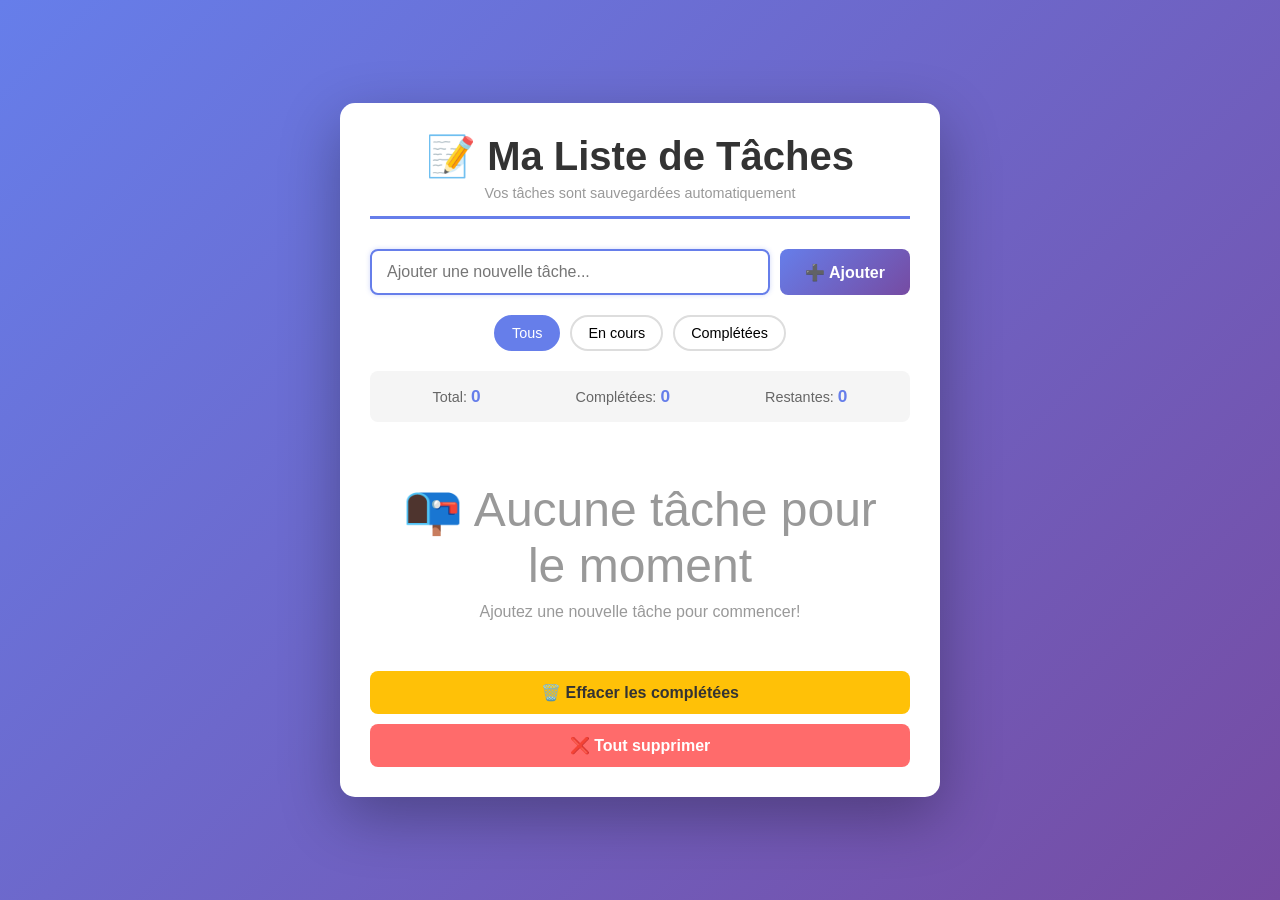
<file: todo/index.html>
<!DOCTYPE html>
<html lang="fr">
<head>
    <meta charset="UTF-8">
    <meta name="viewport" content="width=device-width, initial-scale=1.0">
    <title>Ma Liste de Tâches - To-Do App</title>
    <link rel="stylesheet" href="style.css">
</head>
<body>
    <div class="container">
        <header>
            <h1>📝 Ma Liste de Tâches</h1>
            <p class="subtitle">Vos tâches sont sauvegardées automatiquement</p>
        </header>

        <div class="input-section">
            <input 
                type="text" 
                id="todoInput" 
                placeholder="Ajouter une nouvelle tâche..."
                autocomplete="off"
            >
            <button id="addBtn" class="add-btn">➕ Ajouter</button>
        </div>

        <div class="filter-buttons">
            <button class="filter-btn active" data-filter="all">Tous</button>
            <button class="filter-btn" data-filter="active">En cours</button>
            <button class="filter-btn" data-filter="completed">Complétées</button>
        </div>

        <div class="stats">
            <span>Total: <strong id="totalCount">0</strong></span>
            <span>Complétées: <strong id="completedCount">0</strong></span>
            <span>Restantes: <strong id="remainingCount">0</strong></span>
        </div>

        <ul id="todoList" class="todo-list"></ul>

        <div class="empty-state" id="emptyState">
            <p>📭 Aucune tâche pour le moment</p>
            <p>Ajoutez une nouvelle tâche pour commencer!</p>
        </div>

        <button id="clearBtn" class="clear-btn">🗑️ Effacer les complétées</button>
        <button id="deleteAllBtn" class="delete-all-btn">❌ Tout supprimer</button>
    </div>

    <script src="script.js"></script>
</body>
</html>
</file>
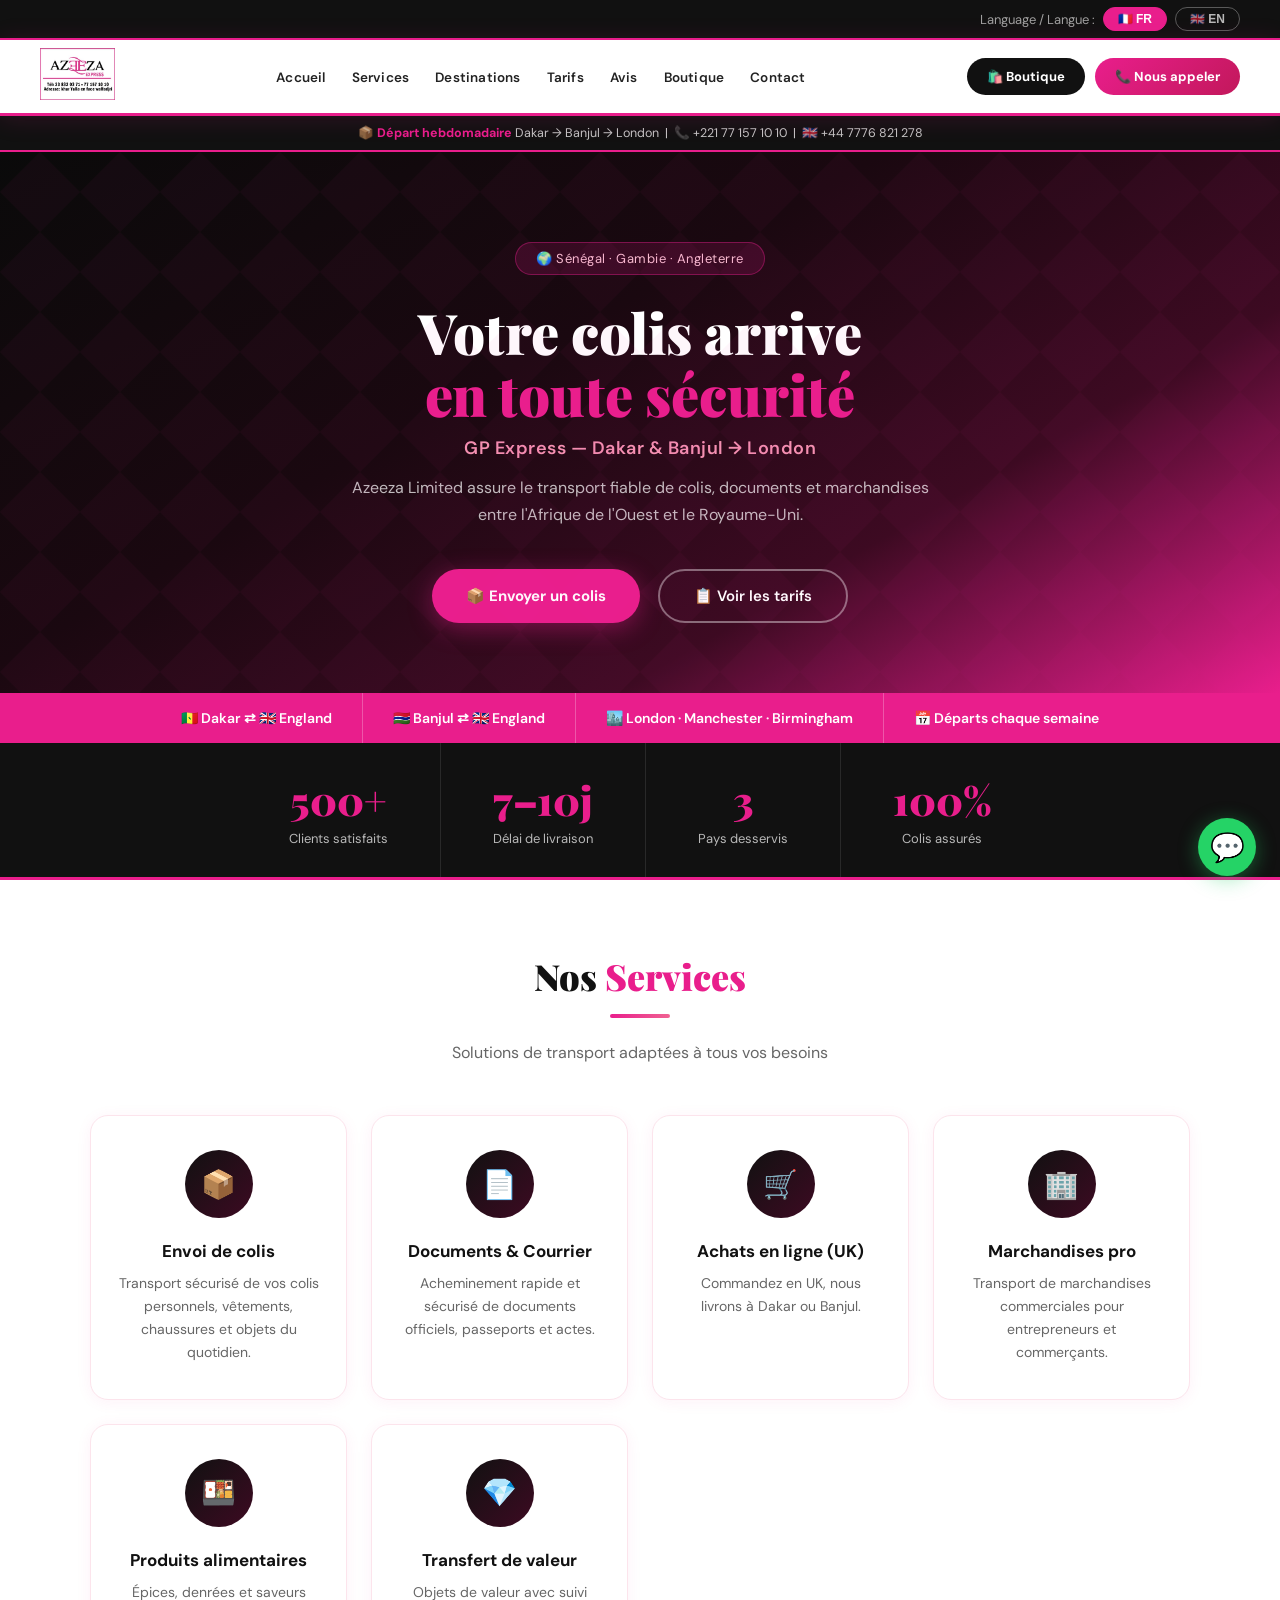
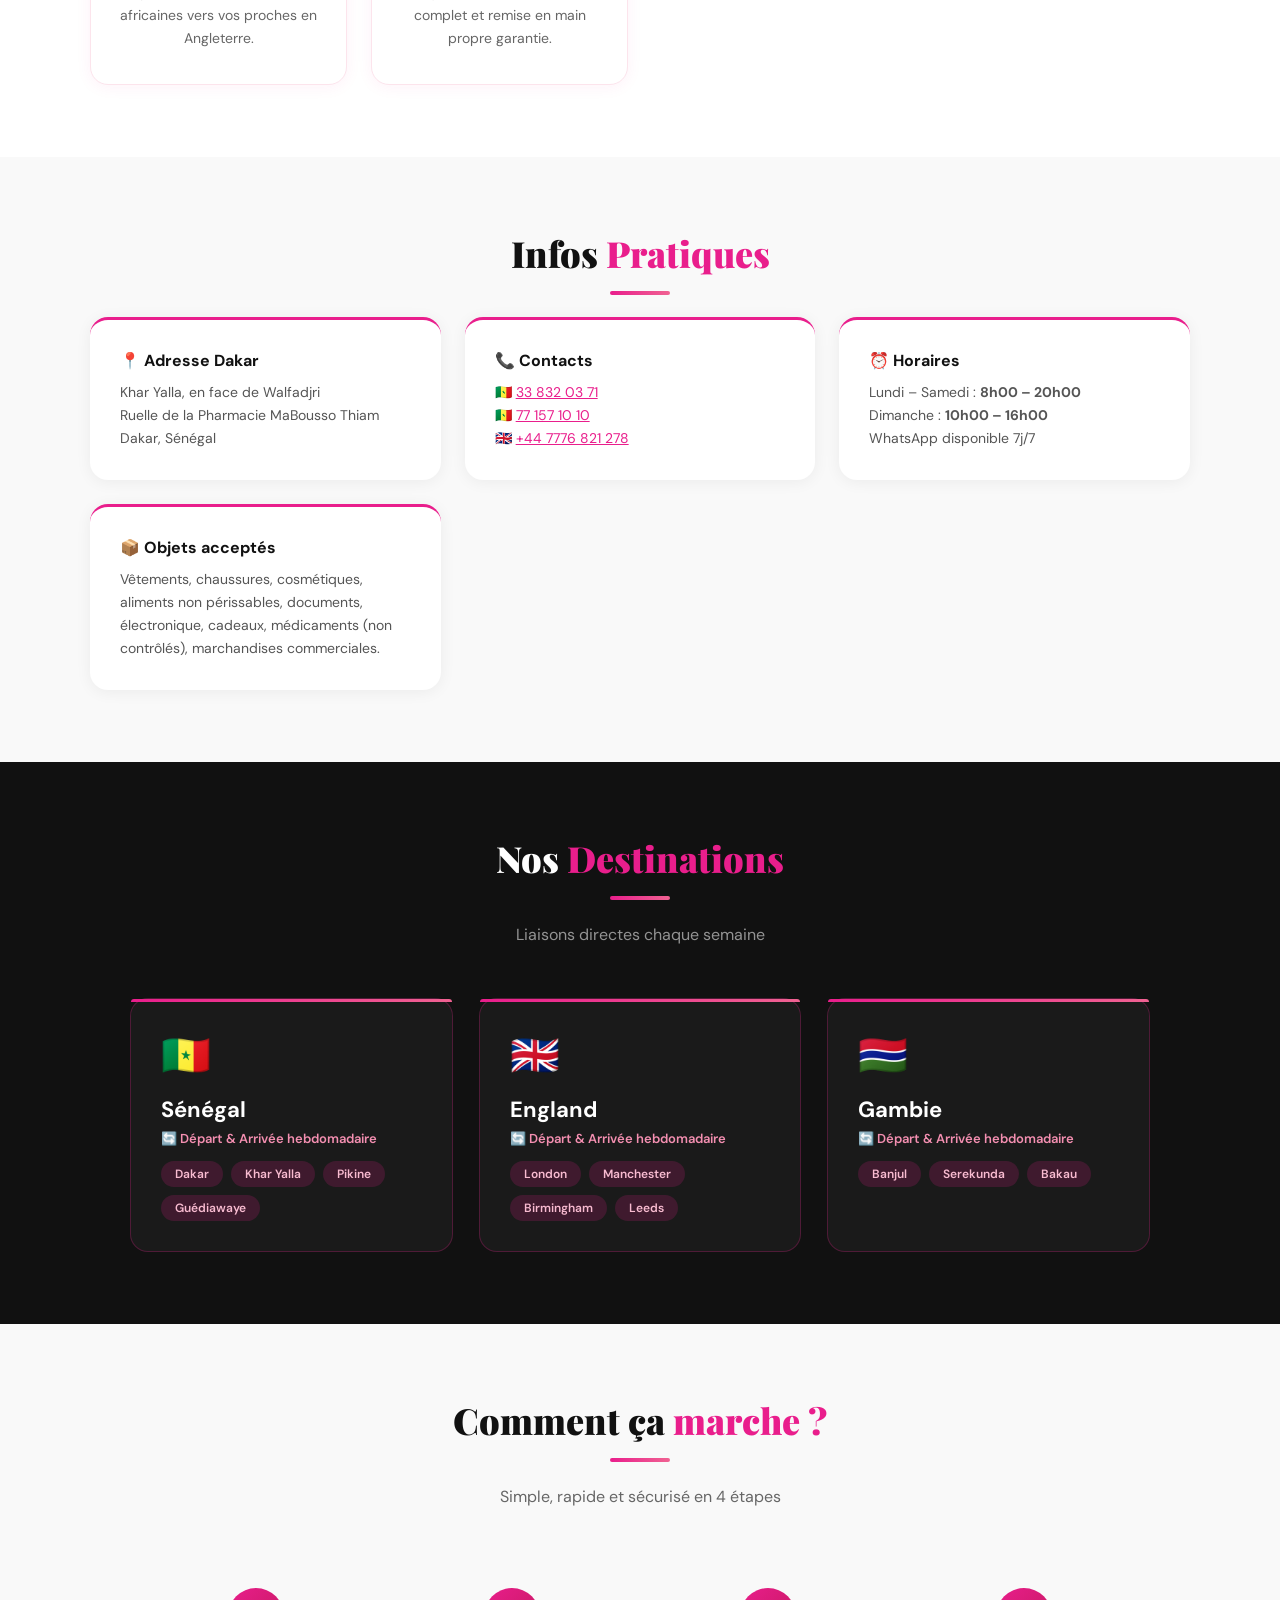
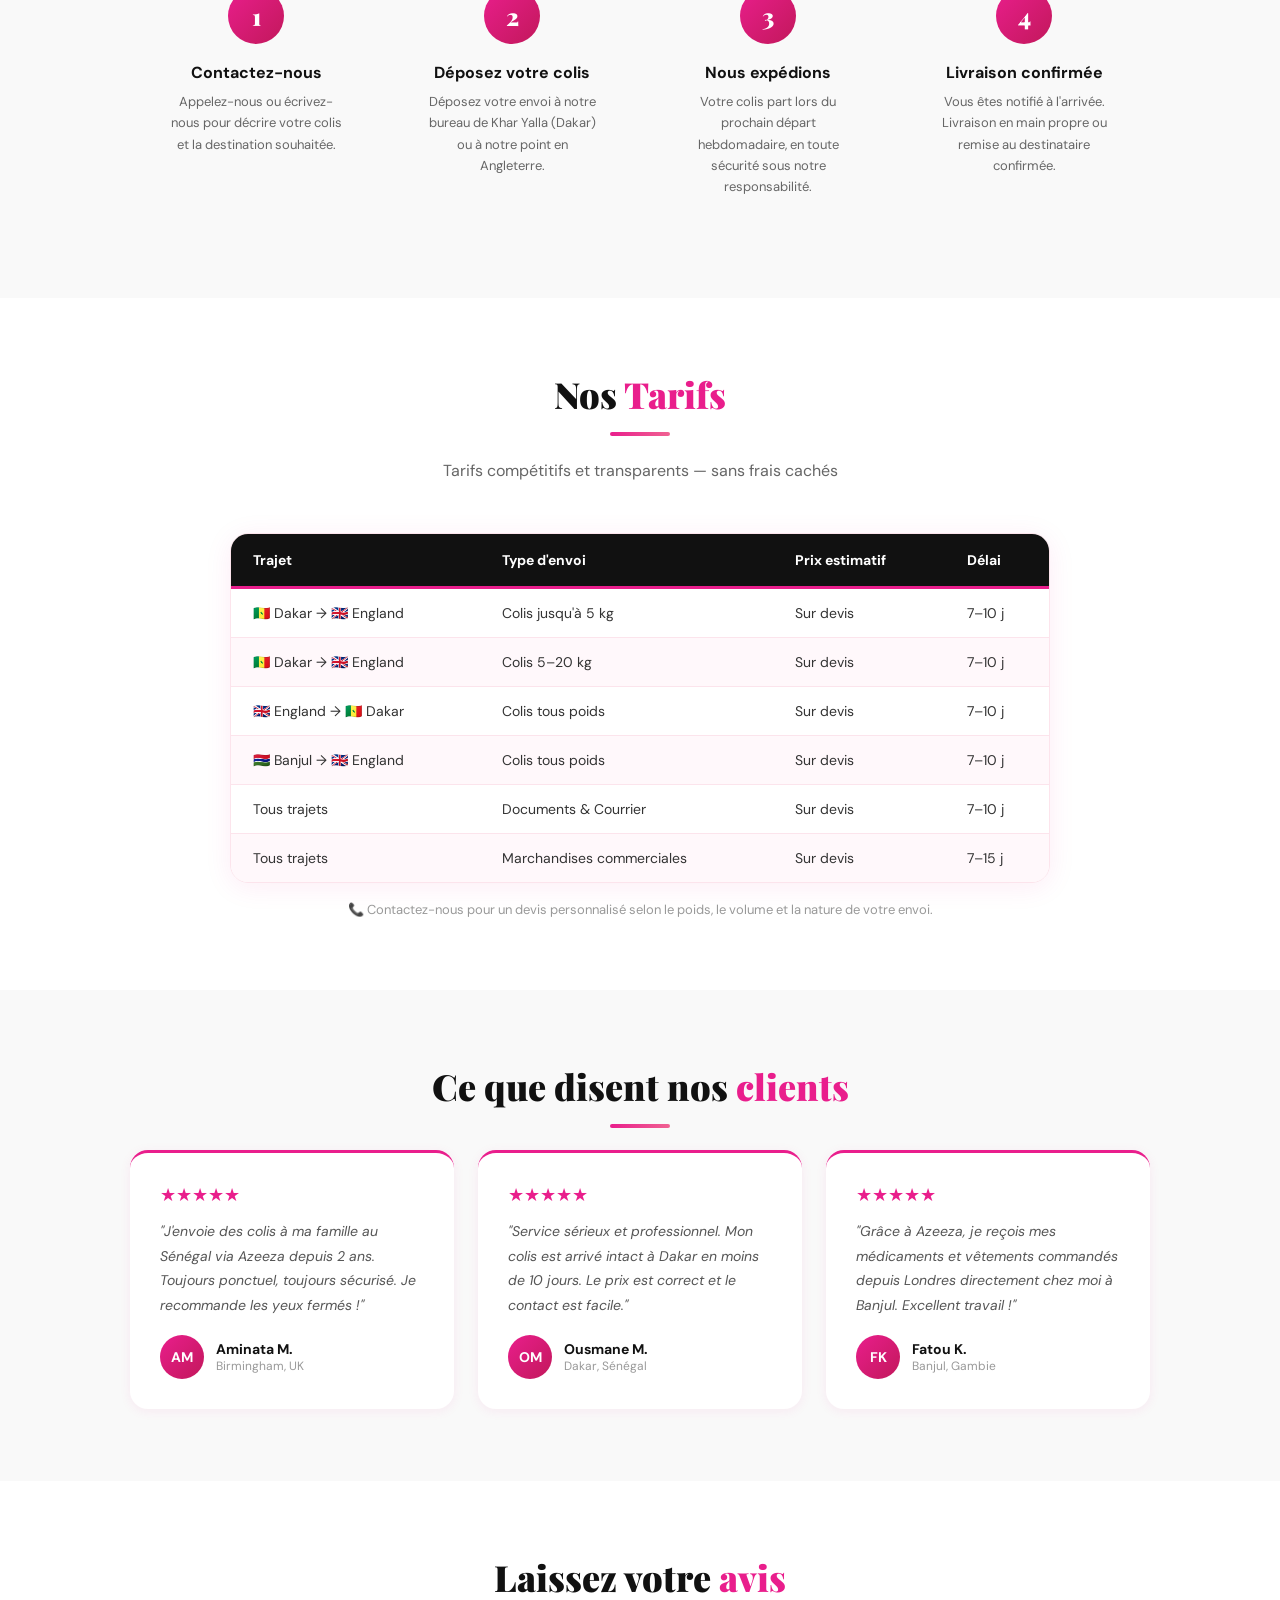
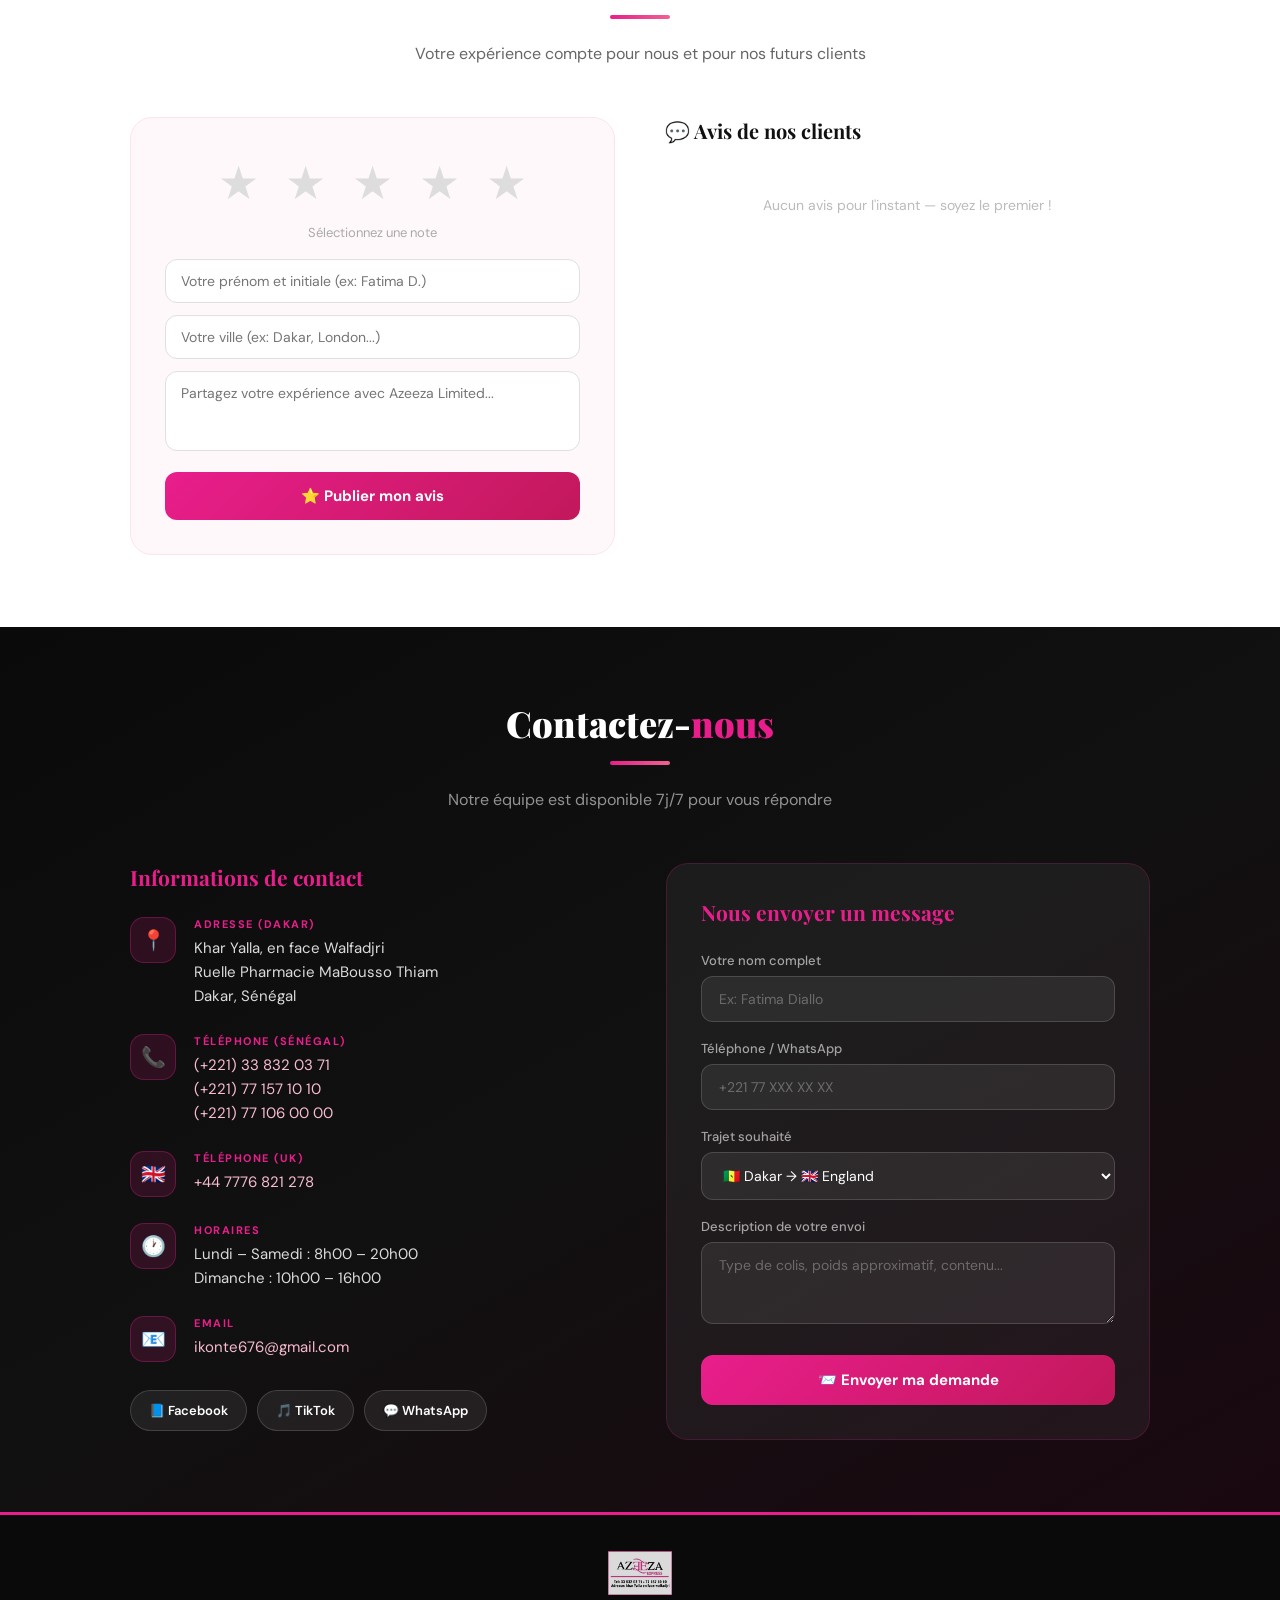
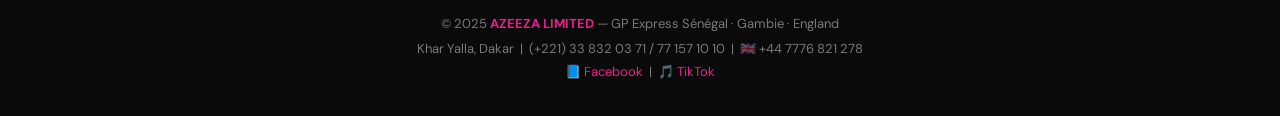
<file: Azeeza_Limited_Express (1).html>
<!DOCTYPE html>
<html lang="fr">
<head>
<meta charset="UTF-8">
<meta name="viewport" content="width=device-width, initial-scale=1.0">
<title>Azeeza Limited Express — GP Dakar · Banjul · London</title>
<link href="https://fonts.googleapis.com/css2?family=Playfair+Display:wght@700;900&family=DM+Sans:wght@400;500;600;700&display=swap" rel="stylesheet">
<style>
*{margin:0;padding:0;box-sizing:border-box;}
:root{
  /* === COULEURS GP EXPRESS (Logo 2 : rose + noir + blanc) === */
  --pink:#E91E8C;
  --pink-dark:#c2185b;
  --pink-light:#fce4ec;
  --pink-pale:#fff8fb;

  /* === COULEURS BOUTIQUE FASHION (Logo 1 : rose + violet indigo) === */
  --indigo:#3D3A8C;
  --indigo-dark:#2a2870;
  --indigo-mid:#5451b0;
  --indigo-light:#ededf8;
  --indigo-pale:#f4f4fc;

  --dark:#111111;
  --dark2:#1a0a10;
  --text:#333;
  --white:#fff;
}
body{font-family:'DM Sans',sans-serif;color:var(--dark);background:#fff;}
button,a,input,textarea,select{touch-action:manipulation;-webkit-tap-highlight-color:transparent;}

/* ══════════════════════════════════════════════
   LANG BAR
══════════════════════════════════════════════ */
.lang-bar{background:var(--dark);border-bottom:2px solid var(--pink);padding:7px 40px;display:flex;justify-content:flex-end;align-items:center;gap:8px;font-size:13px;color:rgba(255,255,255,0.6);}
.lang-btn{background:transparent;border:1.5px solid rgba(255,255,255,0.3);color:rgba(255,255,255,0.7);padding:4px 14px;border-radius:20px;font-size:12px;font-weight:700;cursor:pointer;transition:all .2s;}
.lang-btn.active{background:var(--pink);color:#fff;border-color:var(--pink);}
.lang-btn:hover{background:var(--pink);color:#fff;border-color:var(--pink);}

/* ══════════════════════════════════════════════
   NAV — GP EXPRESS : rose + noir
══════════════════════════════════════════════ */
nav{background:#fff;border-bottom:3px solid var(--pink);position:sticky;top:0;z-index:100;display:flex;align-items:center;justify-content:space-between;padding:8px 40px;box-shadow:0 2px 24px rgba(233,30,140,0.15);}
.nav-logo img{height:52px;object-fit:contain;}
nav ul{display:flex;gap:26px;list-style:none;}
nav ul a{text-decoration:none;color:#222;font-size:13.5px;font-weight:600;cursor:pointer;transition:color .2s;letter-spacing:0.2px;}
nav ul a:hover{color:var(--pink);}
.nav-right{display:flex;gap:10px;align-items:center;}
.nav-cta{background:linear-gradient(135deg,var(--pink),var(--pink-dark));color:#fff;border:none;padding:10px 20px;border-radius:25px;font-size:13px;font-weight:700;cursor:pointer;font-family:inherit;}
.nav-shop{background:var(--dark);color:#fff;padding:10px 20px;border-radius:25px;font-size:13px;font-weight:700;cursor:pointer;border:none;font-family:inherit;transition:background .2s;}
.nav-shop:hover{background:var(--indigo);}

/* ══════════════════════════════════════════════
   PAGES
══════════════════════════════════════════════ */
.page{display:none;}
.page.active{display:block;}

/* ══════════════════════════════════════════════
   ALERT BAR
══════════════════════════════════════════════ */
.alert-bar{background:var(--dark);border-bottom:2px solid var(--pink);padding:9px 20px;text-align:center;font-size:12.5px;color:rgba(255,255,255,0.75);overflow:hidden;}
.alert-bar strong{color:var(--pink);}
.ticker{display:inline-block;animation:ticker 22s linear infinite;}
@keyframes ticker{0%{transform:translateX(0)} 100%{transform:translateX(-50%)}}

/* ══════════════════════════════════════════════
   HERO — GP EXPRESS : noir profond + rose
══════════════════════════════════════════════ */
.hero{background:linear-gradient(150deg,#0a0a0a 0%,#1a0810 40%,#3d0a22 70%,var(--pink) 100%);color:#fff;padding:90px 40px 70px;text-align:center;position:relative;overflow:hidden;}
.hero::before{content:'';position:absolute;inset:0;background:url("data:image/svg+xml,%3Csvg width='80' height='80' viewBox='0 0 80 80' xmlns='http://www.w3.org/2000/svg'%3E%3Cg fill='%23E91E8C' fill-opacity='0.04'%3E%3Cpath d='M40 0L80 40L40 80L0 40Z'/%3E%3C/g%3E%3C/svg%3E");}
.hero-badge{display:inline-block;background:rgba(233,30,140,0.15);border:1px solid rgba(233,30,140,0.4);border-radius:22px;padding:7px 20px;font-size:13px;margin-bottom:26px;letter-spacing:0.5px;color:#f8bbd0;}
.hero h1{font-family:'Playfair Display',serif;font-size:56px;font-weight:900;line-height:1.1;margin-bottom:12px;}
.hero h1 span{color:var(--pink);}
.hero-subtitle{font-size:18px;color:#f48fb1;margin-bottom:14px;font-weight:600;letter-spacing:0.5px;}
.hero p{font-size:16px;color:rgba(255,255,255,0.72);max-width:600px;margin:0 auto 40px;line-height:1.7;}
.hero-btns{display:flex;gap:18px;justify-content:center;flex-wrap:wrap;}
.btn-primary{background:var(--pink);color:#fff;padding:15px 34px;border-radius:30px;font-weight:700;font-size:15px;border:none;cursor:pointer;font-family:inherit;box-shadow:0 6px 24px rgba(233,30,140,0.4);transition:transform .2s,box-shadow .2s;}
.btn-primary:hover{transform:translateY(-2px);box-shadow:0 10px 32px rgba(233,30,140,0.55);}
.btn-secondary{background:transparent;color:#fff;padding:15px 34px;border-radius:30px;font-weight:600;font-size:15px;border:2px solid rgba(255,255,255,0.4);cursor:pointer;font-family:inherit;transition:all .2s;}
.btn-secondary:hover{background:rgba(255,255,255,0.1);}

/* ROUTES BAR */
.routes-bar{background:var(--pink);color:#fff;display:flex;justify-content:center;flex-wrap:wrap;}
.route-item{padding:16px 30px;font-size:14px;font-weight:600;border-right:1px solid rgba(255,255,255,0.25);display:flex;align-items:center;gap:8px;}
.route-item:last-child{border-right:none;}

/* STATS */
.stats-bar{background:#111;color:#fff;display:flex;justify-content:center;flex-wrap:wrap;border-bottom:3px solid var(--pink);}
.stat-item{padding:30px 52px;text-align:center;border-right:1px solid rgba(255,255,255,0.1);}
.stat-item:last-child{border-right:none;}
.stat-num{font-family:'Playfair Display',serif;font-size:40px;font-weight:900;color:var(--pink);}
.stat-label{font-size:13px;opacity:.7;margin-top:4px;}

/* ══════════════════════════════════════════════
   SECTIONS
══════════════════════════════════════════════ */
section{padding:72px 40px;}
.section-title{font-family:'Playfair Display',serif;font-size:36px;font-weight:900;text-align:center;margin-bottom:8px;color:var(--dark);}
.section-title span{color:var(--pink);}
.section-sub{text-align:center;color:#666;margin-bottom:50px;font-size:16px;line-height:1.6;}
.divider{width:60px;height:4px;background:linear-gradient(90deg,var(--pink),#f06292);border-radius:4px;margin:14px auto 22px;}

/* SERVICES */
.services-grid{display:grid;grid-template-columns:repeat(auto-fit,minmax(220px,1fr));gap:24px;max-width:1100px;margin:0 auto;}
.service-card{background:#fff;border:1px solid #fce4ec;border-radius:18px;padding:34px 26px;text-align:center;box-shadow:0 2px 16px rgba(233,30,140,0.06);transition:transform .2s,box-shadow .2s;}
.service-card:hover{transform:translateY(-6px);box-shadow:0 12px 40px rgba(233,30,140,0.15);}
.service-icon{width:68px;height:68px;border-radius:50%;background:linear-gradient(135deg,#111,#3d0a22);display:flex;align-items:center;justify-content:center;margin:0 auto 22px;font-size:28px;}
.service-card h3{font-size:17px;font-weight:700;color:var(--dark);margin-bottom:10px;}
.service-card p{font-size:14px;color:#666;line-height:1.65;}

/* DESTINATIONS */
.destinations{background:#111;color:#fff;}
.dest-grid{display:grid;grid-template-columns:repeat(auto-fit,minmax(280px,1fr));gap:26px;max-width:1020px;margin:0 auto;}
.dest-card{background:rgba(255,255,255,0.04);border:1px solid rgba(233,30,140,0.25);border-radius:18px;padding:30px;position:relative;}
.dest-card::before{content:'';position:absolute;top:0;left:0;right:0;height:3px;background:linear-gradient(90deg,var(--pink),#f06292);border-radius:18px 18px 0 0;}
.dest-flag{font-size:40px;margin-bottom:14px;}
.dest-card h3{font-size:22px;font-weight:700;margin-bottom:6px;}
.dest-card .freq{font-size:13px;color:#f48fb1;font-weight:600;margin-bottom:14px;}
.dest-cities{display:flex;flex-wrap:wrap;gap:8px;}
.city-tag{background:rgba(233,30,140,0.18);color:#f8bbd0;padding:5px 14px;border-radius:20px;font-size:12px;font-weight:600;}

/* HOW IT WORKS */
.steps{background:#f9f9f9;}
.steps-grid{display:grid;grid-template-columns:repeat(auto-fit,minmax(200px,1fr));gap:24px;max-width:1000px;margin:0 auto;}
.step-card{text-align:center;padding:28px;}
.step-num{width:56px;height:56px;border-radius:50%;background:linear-gradient(135deg,var(--pink),var(--pink-dark));color:#fff;font-family:'Playfair Display',serif;font-size:24px;font-weight:900;display:flex;align-items:center;justify-content:center;margin:0 auto 18px;}
.step-card h3{font-size:16px;font-weight:700;color:var(--dark);margin-bottom:8px;}
.step-card p{font-size:13px;color:#666;line-height:1.65;}

/* TARIFS */
.tarifs-table{max-width:820px;margin:0 auto;border-radius:18px;overflow:hidden;border:1px solid #fce4ec;box-shadow:0 4px 28px rgba(233,30,140,0.08);}
.tarifs-table table{width:100%;border-collapse:collapse;}
.tarifs-table th{background:#111;color:#fff;padding:17px 22px;text-align:left;font-size:14px;font-weight:700;border-bottom:3px solid var(--pink);}
.tarifs-table td{padding:15px 22px;font-size:14px;border-bottom:1px solid #fce4ec;color:#333;}
.tarifs-table tr:last-child td{border-bottom:none;}
.tarifs-table tr:nth-child(even) td{background:var(--pink-pale);}
.tarifs-note{text-align:center;margin-top:18px;font-size:13px;color:#999;}

/* TESTIMONIALS */
.testimonials{background:#f9f9f9;}
.testi-grid{display:grid;grid-template-columns:repeat(auto-fit,minmax(280px,1fr));gap:24px;max-width:1020px;margin:0 auto;}
.testi-card{background:#fff;border-radius:18px;padding:30px;border-top:3px solid var(--pink);box-shadow:0 2px 12px rgba(233,30,140,0.07);}
.stars{color:var(--pink);font-size:18px;margin-bottom:12px;}
.testi-card p{font-size:14px;color:#555;line-height:1.75;margin-bottom:18px;font-style:italic;}
.testi-author{display:flex;align-items:center;gap:12px;}
.testi-avatar{width:44px;height:44px;border-radius:50%;background:linear-gradient(135deg,var(--pink),var(--pink-dark));color:#fff;display:flex;align-items:center;justify-content:center;font-weight:700;font-size:14px;}
.testi-name{font-weight:700;font-size:14px;color:var(--dark);}
.testi-loc{font-size:12px;color:#999;}

/* AVIS */
.avis-section{background:#fff;}
.avis-wrapper{display:grid;grid-template-columns:1fr 1fr;gap:50px;max-width:1020px;margin:0 auto;}
.avis-form-box{background:var(--pink-pale);border:1.5px solid #fce4ec;border-radius:22px;padding:34px;}
.star-selector{display:flex;justify-content:center;gap:10px;margin-bottom:10px;}
.star-opt{font-size:46px;color:#ddd;cursor:pointer;transition:color .15s,transform .15s;line-height:1;padding:8px;-webkit-tap-highlight-color:transparent;user-select:none;-webkit-user-select:none;touch-action:manipulation;}
.star-opt:hover,.star-opt.active{color:var(--pink);transform:scale(1.15);}
.avis-card{background:#fff;border:1px solid #fce4ec;border-radius:14px;padding:22px;margin-bottom:14px;border-left:3px solid var(--pink);}
.avis-card .stars{color:var(--pink);font-size:16px;margin-bottom:8px;}
.avis-card p{font-size:14px;color:#555;line-height:1.65;margin-bottom:12px;font-style:italic;}
.avis-card .avis-author{display:flex;align-items:center;gap:10px;}
.avis-card .avis-avatar{width:36px;height:36px;border-radius:50%;background:linear-gradient(135deg,var(--pink),var(--pink-dark));color:#fff;display:flex;align-items:center;justify-content:center;font-weight:700;font-size:13px;flex-shrink:0;}
.avis-card .avis-name{font-weight:600;font-size:13px;color:var(--dark);}
.avis-card .avis-loc{font-size:11px;color:#999;}
.avis-card .avis-date{font-size:11px;color:#ccc;margin-left:auto;}

/* CONTACT */
.contact{background:linear-gradient(150deg,#0a0a0a 0%,#111 50%,#1a0810 100%);color:#fff;}
.contact .section-title{color:#fff;}
.contact .section-sub{color:rgba(255,255,255,0.55);}
.contact-grid{display:grid;grid-template-columns:1fr 1fr;gap:52px;max-width:1020px;margin:0 auto;}
.contact-info h3{font-size:21px;font-weight:700;margin-bottom:26px;color:var(--pink);font-family:'Playfair Display',serif;}
.contact-item{display:flex;align-items:flex-start;gap:18px;margin-bottom:26px;}
.contact-icon{width:46px;height:46px;border-radius:14px;background:rgba(233,30,140,0.15);border:1px solid rgba(233,30,140,0.3);display:flex;align-items:center;justify-content:center;font-size:20px;flex-shrink:0;}
.contact-item-text .label{font-size:11px;color:var(--pink);font-weight:700;margin-bottom:5px;text-transform:uppercase;letter-spacing:1.5px;}
.contact-item-text .value{font-size:15px;color:rgba(255,255,255,0.85);line-height:1.6;}
.contact-item-text a{color:#f8bbd0;text-decoration:none;}
.social-links{display:flex;gap:10px;margin-top:28px;flex-wrap:wrap;}
.social-btn{display:flex;align-items:center;gap:8px;background:rgba(255,255,255,0.07);border:1px solid rgba(255,255,255,0.15);color:#fff;padding:11px 18px;border-radius:25px;font-size:13px;font-weight:600;text-decoration:none;cursor:pointer;transition:background .2s;}
.social-btn:hover{background:rgba(233,30,140,0.3);}
.contact-form-box{background:rgba(255,255,255,0.05);border:1px solid rgba(233,30,140,0.2);border-radius:22px;padding:34px;}
.contact-form-box h3{font-family:'Playfair Display',serif;font-size:21px;font-weight:700;color:var(--pink);margin-bottom:26px;}
.form-group{margin-bottom:18px;}
.form-group label{font-size:13px;color:rgba(255,255,255,0.6);margin-bottom:7px;display:block;font-weight:500;}
.form-group input,.form-group select,.form-group textarea{width:100%;background:rgba(255,255,255,0.07);border:1px solid rgba(255,255,255,0.15);color:#fff;padding:13px 17px;border-radius:12px;font-size:14px;outline:none;transition:border-color .2s;font-family:inherit;}
.form-group input::placeholder,.form-group textarea::placeholder{color:rgba(255,255,255,0.3);}
.form-group input:focus,.form-group select:focus,.form-group textarea:focus{border-color:var(--pink);}
.form-group select option{background:#111;color:#fff;}
.form-submit{width:100%;background:linear-gradient(135deg,var(--pink),var(--pink-dark));color:#fff;border:none;padding:15px;border-radius:12px;font-size:15px;font-weight:700;cursor:pointer;margin-top:8px;font-family:inherit;}

/* ══════════════════════════════════════════════
   INFO CARDS
══════════════════════════════════════════════ */
.info-cards{background:#f9f9f9;}
.info-grid{display:grid;grid-template-columns:repeat(auto-fit,minmax(260px,1fr));gap:24px;max-width:1100px;margin:0 auto;}
.info-card{background:#fff;border-radius:18px;padding:30px;border-top:3px solid var(--pink);box-shadow:0 2px 16px rgba(0,0,0,0.06);}
.info-card h3{font-size:16px;font-weight:700;color:var(--dark);margin-bottom:10px;display:flex;align-items:center;gap:10px;}
.info-card p{font-size:14px;color:#555;line-height:1.65;}

/* ══════════════════════════════════════════════
   SHOP PAGE — INDIGO + ROSE (Logo Fashion)
══════════════════════════════════════════════ */
.shop-hero{background:linear-gradient(150deg,#0d0c24 0%,var(--indigo) 45%,#6b3a9e 75%,var(--pink) 100%);color:#fff;padding:70px 40px;text-align:center;position:relative;overflow:hidden;}
.shop-hero::before{content:'';position:absolute;inset:0;background:url("data:image/svg+xml,%3Csvg width='60' height='60' viewBox='0 0 60 60' xmlns='http://www.w3.org/2000/svg'%3E%3Cg fill='%23ffffff' fill-opacity='0.03'%3E%3Cpath d='M30 0L60 30L30 60L0 30Z'/%3E%3C/g%3E%3C/svg%3E");}
.shop-logo-wrap{margin-bottom:22px;position:relative;z-index:1;}
.shop-logo-wrap img{height:90px;object-fit:contain;filter:drop-shadow(0 4px 24px rgba(233,30,140,0.5));}
.shop-hero h1{font-family:'Playfair Display',serif;font-size:48px;font-weight:900;margin-bottom:12px;position:relative;z-index:1;}
.shop-hero h1 span{color:var(--pink);}
.shop-hero p{color:rgba(255,255,255,0.72);font-size:16px;max-width:500px;margin:0 auto;line-height:1.6;position:relative;z-index:1;}

/* Shop nav tabs */
.shop-filter-bar{background:var(--indigo);display:flex;justify-content:center;flex-wrap:wrap;gap:0;border-bottom:3px solid var(--pink);}
.shop-filter-btn{padding:14px 26px;font-size:13px;font-weight:700;color:rgba(255,255,255,0.7);background:transparent;border:none;cursor:pointer;font-family:inherit;transition:all .2s;border-bottom:3px solid transparent;margin-bottom:-3px;}
.shop-filter-btn.active,.shop-filter-btn:hover{color:#fff;border-bottom-color:var(--pink);background:rgba(255,255,255,0.06);}

/* Product cards — indigo accent */
.product-card{background:#fff;border:1px solid var(--indigo-light);border-radius:18px;overflow:hidden;box-shadow:0 2px 14px rgba(61,58,140,0.08);transition:transform .2s,box-shadow .2s;}
.product-card:hover{transform:translateY(-5px);box-shadow:0 14px 40px rgba(61,58,140,0.18);}
.product-card .cat-badge{font-size:11px;color:var(--indigo);font-weight:700;text-transform:uppercase;margin-bottom:4px;letter-spacing:0.5px;}
.product-card h4{font-family:'Playfair Display',serif;font-size:17px;font-weight:900;color:var(--dark);margin-bottom:6px;}
.product-card .price{font-size:22px;font-weight:900;color:var(--pink);margin-bottom:10px;}
.product-card .order-btn{width:100%;background:linear-gradient(135deg,var(--indigo),var(--indigo-dark));color:#fff;border:none;padding:12px;border-radius:12px;font-weight:700;font-size:14px;cursor:pointer;font-family:inherit;transition:background .2s;}
.product-card .order-btn:hover{background:var(--pink);}

/* Admin panel — indigo theme */
.admin-header-bar{background:linear-gradient(135deg,var(--indigo),var(--indigo-dark));color:#fff;padding:20px 32px;border-radius:18px 18px 0 0;}
.admin-save-indicator{display:none;position:fixed;bottom:24px;left:50%;transform:translateX(-50%);background:var(--indigo);color:#fff;padding:12px 28px;border-radius:30px;font-size:14px;font-weight:700;box-shadow:0 6px 24px rgba(61,58,140,0.4);z-index:9999;animation:slideUp .3s ease;}
@keyframes slideUp{from{opacity:0;transform:translateX(-50%) translateY(20px)}to{opacity:1;transform:translateX(-50%) translateY(0)}}

/* ══════════════════════════════════════════════
   MODAL COMMANDE
══════════════════════════════════════════════ */
.order-modal-inner{background:#fff;border-radius:22px;padding:34px;max-width:440px;width:90%;position:relative;margin:auto;border-top:4px solid var(--indigo);}

/* ══════════════════════════════════════════════
   WHATSAPP FLOAT
══════════════════════════════════════════════ */
.wa-float{position:fixed;bottom:24px;right:24px;z-index:300;background:#25D366;color:#fff;width:58px;height:58px;border-radius:50%;display:flex;align-items:center;justify-content:center;font-size:28px;text-decoration:none;box-shadow:0 4px 20px rgba(37,211,102,0.4);animation:wapulse 2s ease-in-out infinite;}
@keyframes wapulse{0%,100%{box-shadow:0 4px 20px rgba(37,211,102,0.4);}50%{box-shadow:0 4px 32px rgba(37,211,102,0.7);}}

/* ══════════════════════════════════════════════
   FOOTER
══════════════════════════════════════════════ */
footer{background:#0a0a0a;color:rgba(255,255,255,0.45);padding:36px 40px;text-align:center;font-size:13px;border-top:3px solid var(--pink);}
footer strong{color:var(--pink);}
.footer-logo{margin-bottom:16px;}
.footer-logo img{height:44px;object-fit:contain;opacity:0.85;}

/* ══════════════════════════════════════════════
   HAMBURGER + MOBILE NAV
══════════════════════════════════════════════ */
.hamburger{display:none;flex-direction:column;gap:5px;cursor:pointer;padding:4px;background:none;border:none;}
.hamburger span{display:block;width:24px;height:2px;background:var(--pink);border-radius:2px;transition:all .3s;}
.hamburger.open span:nth-child(1){transform:translateY(7px) rotate(45deg);}
.hamburger.open span:nth-child(2){opacity:0;}
.hamburger.open span:nth-child(3){transform:translateY(-7px) rotate(-45deg);}
.mobile-nav{display:none;position:fixed;top:0;left:0;right:0;bottom:0;background:rgba(10,10,10,0.98);z-index:200;flex-direction:column;align-items:center;justify-content:center;gap:8px;}
.mobile-nav.open{display:flex;}
.mobile-nav a{color:#fff;font-size:20px;font-weight:700;text-decoration:none;padding:14px 32px;border-radius:12px;transition:background .2s;cursor:pointer;}
.mobile-nav a:hover{background:rgba(233,30,140,0.2);color:var(--pink);}
.mobile-nav .close-nav{position:absolute;top:20px;right:24px;background:none;border:none;color:#fff;font-size:28px;cursor:pointer;}
.mobile-nav .mobile-cta{margin-top:16px;background:linear-gradient(135deg,var(--pink),var(--pink-dark));color:#fff;padding:14px 36px;border-radius:30px;font-weight:700;font-size:16px;border:none;cursor:pointer;font-family:inherit;}

/* ══════════════════════════════════════════════
   RESPONSIVE
══════════════════════════════════════════════ */
@media(max-width:700px){
  .avis-wrapper{grid-template-columns:1fr;gap:28px;}
  nav ul,.nav-shop{display:none;}
  nav{padding:10px 16px;}
  .nav-cta{padding:8px 14px;font-size:12px;}
  .hamburger{display:flex;}
  .hero{padding:56px 20px 44px;}
  .hero h1{font-size:32px;}
  section{padding:48px 16px;}
  .section-title{font-size:27px;}
  .services-grid{grid-template-columns:1fr 1fr;gap:14px;}
  .service-card{padding:20px 12px;}
  .service-icon{width:50px;height:50px;font-size:22px;}
  .service-card h3{font-size:13px;}
  .service-card p{font-size:12px;}
  .dest-grid{grid-template-columns:1fr;}
  .steps-grid{grid-template-columns:1fr 1fr;gap:16px;}
  .tarifs-table{overflow-x:auto;}
  .tarifs-table table{min-width:500px;}
  .testi-grid{grid-template-columns:1fr;}
  .contact-grid{grid-template-columns:1fr;gap:28px;}
  footer{padding:24px 16px;font-size:12px;}
  .shop-hero{padding:44px 20px;}
  .shop-hero h1{font-size:30px;}
  .lang-bar{padding:7px 16px;}
  .stats-bar{display:grid;grid-template-columns:1fr 1fr;}
  .stat-item{padding:20px 12px;}
  .stat-num{font-size:30px;}
  .routes-bar{flex-direction:column;}
  .route-item{padding:10px 16px;font-size:13px;border-right:none;border-bottom:1px solid rgba(255,255,255,0.15);}
  .info-grid{grid-template-columns:1fr;}
  .nav-logo img{height:40px;}
}
@media(max-width:400px){
  .hero h1{font-size:26px;}
  .services-grid{grid-template-columns:1fr;}
  .steps-grid{grid-template-columns:1fr;}
  .hero-btns{flex-direction:column;align-items:center;}
}
</style>
</head>
<body>

<!-- SAVE INDICATOR -->
<div class="admin-save-indicator" id="save-indicator">✅ Produits sauvegardés</div>

<!-- WHATSAPP FLOAT -->
<a class="wa-float" href="https://wa.me/221771571010" target="_blank" title="WhatsApp">💬</a>



<!-- LANG BAR -->
<div class="lang-bar">
  <span id="lang-label">Language / Langue :</span>
  <button class="lang-btn active" onclick="setLang('fr')" id="btn-fr">🇫🇷 FR</button>
  <button class="lang-btn" onclick="setLang('en')" id="btn-en">🇬🇧 EN</button>
</div>

<!-- NAV -->
<nav>
  <div class="nav-logo">
    <img src="[data-uri]" alt="Azeeza Express">
  </div>
  <ul>
    <li><a onclick="showPage('home')" data-fr="Accueil" data-en="Home">Accueil</a></li>
    <li><a onclick="scrollTo2('services')" data-fr="Services" data-en="Services">Services</a></li>
    <li><a onclick="scrollTo2('destinations')" data-fr="Destinations" data-en="Destinations">Destinations</a></li>
    <li><a onclick="scrollTo2('tarifs')" data-fr="Tarifs" data-en="Rates">Tarifs</a></li>
    <li><a onclick="scrollTo2('avis')" data-fr="Avis" data-en="Reviews">Avis</a></li>
    <li><a onclick="showPage('shop')" data-fr="Boutique" data-en="Shop">Boutique</a></li>
    <li><a onclick="scrollTo2('contact')" data-fr="Contact" data-en="Contact">Contact</a></li>
  </ul>
  <div class="nav-right">
    <button class="nav-shop" onclick="showPage('shop')" data-fr="🛍️ Boutique" data-en="🛍️ Shop">🛍️ Boutique</button>
    <button class="nav-cta" onclick="scrollTo2('contact')" data-fr="📞 Nous appeler" data-en="📞 Call us">📞 Nous appeler</button>
    <button class="hamburger" id="hamburger-btn" onclick="toggleMobileNav()" aria-label="Menu">
      <span></span><span></span><span></span>
    </button>
  </div>
</nav>

<!-- MOBILE NAV -->
<div class="mobile-nav" id="mobile-nav">
  <button class="close-nav" onclick="toggleMobileNav()">✕</button>
  <a onclick="showPage('home');toggleMobileNav()" data-fr="🏠 Accueil" data-en="🏠 Home">🏠 Accueil</a>
  <a onclick="scrollTo2('services');toggleMobileNav()" data-fr="📦 Services" data-en="📦 Services">📦 Services</a>
  <a onclick="scrollTo2('destinations');toggleMobileNav()" data-fr="🌍 Destinations" data-en="🌍 Destinations">🌍 Destinations</a>
  <a onclick="scrollTo2('tarifs');toggleMobileNav()" data-fr="💰 Tarifs" data-en="💰 Rates">💰 Tarifs</a>
  <a onclick="scrollTo2('avis');toggleMobileNav()" data-fr="⭐ Avis" data-en="⭐ Reviews">⭐ Avis</a>
  <a onclick="showPage('shop');toggleMobileNav()" data-fr="🛍️ Boutique" data-en="🛍️ Shop">🛍️ Boutique</a>
  <a onclick="scrollTo2('contact');toggleMobileNav()" data-fr="📞 Contact" data-en="📞 Contact">📞 Contact</a>
  <button class="mobile-cta" onclick="scrollTo2('contact');toggleMobileNav()" data-fr="📞 Nous appeler" data-en="📞 Call us">📞 Nous appeler</button>
</div>

<!-- ══════════════════════════════════════════════
     HOME PAGE
══════════════════════════════════════════════ -->
<div class="page active" id="page-home">

  <div class="alert-bar">
    <span class="ticker"
      data-fr="&nbsp;&nbsp;&nbsp;&nbsp;📦 <strong>Départ hebdomadaire</strong> Dakar → Banjul → London &nbsp;|&nbsp; 📞 +221 77 157 10 10 &nbsp;|&nbsp; 🇬🇧 +44 7776 821 278 &nbsp;|&nbsp; 📍 Khar Yalla, face Walfadjri &nbsp;|&nbsp; ⏰ Lun–Sam 8h–20h · Dim 10h–16h &nbsp;&nbsp;&nbsp;&nbsp;📦 <strong>Départ hebdomadaire</strong> Dakar → Banjul → London &nbsp;|&nbsp; 📞 +221 77 157 10 10 &nbsp;|&nbsp; 🇬🇧 +44 7776 821 278 &nbsp;|&nbsp; 📍 Khar Yalla, face Walfadjri &nbsp;|&nbsp; ⏰ Lun–Sam 8h–20h · Dim 10h–16h"
      data-en="&nbsp;&nbsp;&nbsp;&nbsp;📦 <strong>Weekly departure</strong> Dakar → Banjul → London &nbsp;|&nbsp; 📞 +221 77 157 10 10 &nbsp;|&nbsp; 🇬🇧 +44 7776 821 278 &nbsp;|&nbsp; 📍 Khar Yalla, opp. Walfadjri &nbsp;|&nbsp; ⏰ Mon–Sat 8AM–8PM · Sun 10AM–4PM &nbsp;&nbsp;&nbsp;&nbsp;📦 <strong>Weekly departure</strong> Dakar → Banjul → London &nbsp;|&nbsp; 📞 +221 77 157 10 10 &nbsp;|&nbsp; 🇬🇧 +44 7776 821 278 &nbsp;|&nbsp; 📍 Khar Yalla, opp. Walfadjri &nbsp;|&nbsp; ⏰ Mon–Sat 8AM–8PM · Sun 10AM–4PM">
      📦 <strong>Départ hebdomadaire</strong> Dakar → Banjul → London &nbsp;|&nbsp; 📞 +221 77 157 10 10 &nbsp;|&nbsp; 🇬🇧 +44 7776 821 278
    </span>
  </div>

  <div class="hero">
    <div class="hero-badge" data-fr="🌍 Sénégal · Gambie · Angleterre" data-en="🌍 Senegal · Gambia · England">🌍 Sénégal · Gambie · Angleterre</div>
    <h1 data-fr="Votre colis arrive<br><span>en toute sécurité</span>" data-en="Your parcel arrives<br><span>safe and sound</span>">Votre colis arrive<br><span>en toute sécurité</span></h1>
    <div class="hero-subtitle" data-fr="GP Express — Dakar & Banjul → London" data-en="GP Express — Dakar & Banjul → London">GP Express — Dakar & Banjul → London</div>
    <p data-fr="Azeeza Limited assure le transport fiable de colis, documents et marchandises entre l'Afrique de l'Ouest et le Royaume-Uni. Livraisons hebdomadaires, suivi personnalisé, 100% sécurisé." data-en="Azeeza Limited provides reliable transport of parcels, documents and goods between West Africa and the United Kingdom. Weekly departures, personalised tracking, 100% secure.">Azeeza Limited assure le transport fiable de colis, documents et marchandises entre l'Afrique de l'Ouest et le Royaume-Uni.</p>
    <div class="hero-btns">
      <button class="btn-primary" onclick="scrollTo2('contact')" data-fr="📦 Envoyer un colis" data-en="📦 Send a parcel">📦 Envoyer un colis</button>
      <button class="btn-secondary" onclick="scrollTo2('tarifs')" data-fr="📋 Voir les tarifs" data-en="📋 See rates">📋 Voir les tarifs</button>
    </div>
  </div>

  <div class="routes-bar">
    <div class="route-item" data-fr="🇸🇳 Dakar ⇄ 🇬🇧 England" data-en="🇸🇳 Dakar ⇄ 🇬🇧 England">🇸🇳 Dakar ⇄ 🇬🇧 England</div>
    <div class="route-item" data-fr="🇬🇲 Banjul ⇄ 🇬🇧 England" data-en="🇬🇲 Banjul ⇄ 🇬🇧 England">🇬🇲 Banjul ⇄ 🇬🇧 England</div>
    <div class="route-item" data-fr="🏙️ London · Manchester · Birmingham" data-en="🏙️ London · Manchester · Birmingham">🏙️ London · Manchester · Birmingham</div>
    <div class="route-item" data-fr="📅 Départs chaque semaine" data-en="📅 Weekly departures">📅 Départs chaque semaine</div>
  </div>

  <div class="stats-bar">
    <div class="stat-item"><div class="stat-num">500+</div><div class="stat-label" data-fr="Clients satisfaits" data-en="Happy customers">Clients satisfaits</div></div>
    <div class="stat-item"><div class="stat-num">7–10j</div><div class="stat-label" data-fr="Délai de livraison" data-en="Delivery time">Délai de livraison</div></div>
    <div class="stat-item"><div class="stat-num">3</div><div class="stat-label" data-fr="Pays desservis" data-en="Countries served">Pays desservis</div></div>
    <div class="stat-item"><div class="stat-num">100%</div><div class="stat-label" data-fr="Colis assurés" data-en="Parcels insured">Colis assurés</div></div>
  </div>

  <!-- SERVICES -->
  <section id="services">
    <div class="section-title" data-fr="Nos <span>Services</span>" data-en="Our <span>Services</span>">Nos <span>Services</span></div>
    <div class="divider"></div>
    <div class="section-sub" data-fr="Solutions de transport adaptées à tous vos besoins" data-en="Transport solutions tailored to all your needs">Solutions de transport adaptées à tous vos besoins</div>
    <div class="services-grid">
      <div class="service-card"><div class="service-icon">📦</div><h3 data-fr="Envoi de colis" data-en="Parcel shipping">Envoi de colis</h3><p data-fr="Transport sécurisé de vos colis personnels, vêtements, chaussures et objets du quotidien entre Dakar et l'Angleterre." data-en="Secure transport of your personal parcels, clothes, shoes and everyday items between Dakar and England.">Transport sécurisé de vos colis personnels, vêtements, chaussures et objets du quotidien.</p></div>
      <div class="service-card"><div class="service-icon">📄</div><h3 data-fr="Documents & Courrier" data-en="Documents & Mail">Documents & Courrier</h3><p data-fr="Acheminement rapide et sécurisé de documents officiels, passeports, actes et courriers importants." data-en="Fast and secure delivery of official documents, passports, certificates and important mail.">Acheminement rapide et sécurisé de documents officiels, passeports et actes.</p></div>
      <div class="service-card"><div class="service-icon">🛒</div><h3 data-fr="Achats en ligne (UK)" data-en="Online shopping (UK)">Achats en ligne (UK)</h3><p data-fr="Faites vos courses sur les sites britanniques — nous récupérons et vous livrons vos achats directement à Dakar ou Banjul." data-en="Shop on British websites — we collect and deliver your purchases directly to Dakar or Banjul.">Commandez en UK, nous livrons à Dakar ou Banjul.</p></div>
      <div class="service-card"><div class="service-icon">🏢</div><h3 data-fr="Marchandises pro" data-en="Commercial goods">Marchandises pro</h3><p data-fr="Transport de marchandises commerciales, matériel et équipements pour les entrepreneurs et commerçants." data-en="Transport of commercial goods, equipment and materials for entrepreneurs and traders.">Transport de marchandises commerciales pour entrepreneurs et commerçants.</p></div>
      <div class="service-card"><div class="service-icon">🍱</div><h3 data-fr="Produits alimentaires" data-en="Food products">Produits alimentaires</h3><p data-fr="Envoi de produits alimentaires non périssables, épices, denrées et saveurs africaines vers vos proches en Angleterre." data-en="Sending non-perishable food products, spices and African flavours to your loved ones in England.">Épices, denrées et saveurs africaines vers vos proches en Angleterre.</p></div>
      <div class="service-card"><div class="service-icon">💎</div><h3 data-fr="Transfert de valeur" data-en="Valuables transfer">Transfert de valeur</h3><p data-fr="Acheminement sécurisé d'objets de valeur avec suivi complet et remise en main propre garantie." data-en="Secure delivery of valuables with full tracking and guaranteed hand-to-hand delivery.">Objets de valeur avec suivi complet et remise en main propre garantie.</p></div>
    </div>
  </section>

  <!-- INFOS PRATIQUES -->
  <section class="info-cards">
    <div class="section-title" data-fr="Infos <span>Pratiques</span>" data-en="Useful <span>Info</span>">Infos <span>Pratiques</span></div>
    <div class="divider"></div>
    <div class="info-grid">
      <div class="info-card"><h3 data-fr="📍 Adresse Dakar" data-en="📍 Dakar Address">📍 Adresse Dakar</h3><p>Khar Yalla, en face de Walfadjri<br>Ruelle de la Pharmacie MaBousso Thiam<br>Dakar, Sénégal</p></div>
      <div class="info-card"><h3 data-fr="📞 Contacts" data-en="📞 Contacts">📞 Contacts</h3><p>🇸🇳 <a href="tel:+221338320371" style="color:var(--pink);">33 832 03 71</a><br>🇸🇳 <a href="tel:+221771571010" style="color:var(--pink);">77 157 10 10</a><br>🇬🇧 <a href="tel:+447776821278" style="color:var(--pink);">+44 7776 821 278</a></p></div>
      <div class="info-card"><h3 data-fr="⏰ Horaires" data-en="⏰ Opening Hours">⏰ Horaires</h3><p data-fr="Lundi – Samedi : <strong>8h00 – 20h00</strong><br>Dimanche : <strong>10h00 – 16h00</strong><br>WhatsApp disponible 7j/7" data-en="Monday – Saturday: <strong>8AM – 8PM</strong><br>Sunday: <strong>10AM – 4PM</strong><br>WhatsApp available 7 days/7">Lundi – Samedi : <strong>8h00 – 20h00</strong><br>Dimanche : <strong>10h00 – 16h00</strong><br>WhatsApp disponible 7j/7</p></div>
      <div class="info-card"><h3 data-fr="📦 Objets acceptés" data-en="📦 Accepted items">📦 Objets acceptés</h3><p data-fr="Vêtements, chaussures, cosmétiques, aliments non périssables, documents, électronique, cadeaux, médicaments (non contrôlés), marchandises commerciales." data-en="Clothes, shoes, cosmetics, non-perishable food, documents, electronics, gifts, medication (non-controlled), commercial goods.">Vêtements, chaussures, cosmétiques, aliments non périssables, documents, électronique, cadeaux, médicaments (non contrôlés), marchandises commerciales.</p></div>
    </div>
  </section>

  <!-- DESTINATIONS -->
  <section id="destinations" class="destinations">
    <div class="section-title" style="color:#fff" data-fr="Nos <span style='color:var(--pink)'>Destinations</span>" data-en="Our <span style='color:var(--pink)'>Destinations</span>">Nos <span style="color:var(--pink)">Destinations</span></div>
    <div class="divider"></div>
    <div class="section-sub" style="color:rgba(255,255,255,0.55)" data-fr="Liaisons directes chaque semaine" data-en="Direct routes every week">Liaisons directes chaque semaine</div>
    <div class="dest-grid">
      <div class="dest-card"><div class="dest-flag">🇸🇳</div><h3>Sénégal</h3><div class="freq" data-fr="🔄 Départ &amp; Arrivée hebdomadaire" data-en="🔄 Weekly departure &amp; arrival">🔄 Départ & Arrivée hebdomadaire</div><div class="dest-cities"><span class="city-tag">Dakar</span><span class="city-tag">Khar Yalla</span><span class="city-tag">Pikine</span><span class="city-tag">Guédiawaye</span></div></div>
      <div class="dest-card"><div class="dest-flag">🇬🇧</div><h3>England</h3><div class="freq" data-fr="🔄 Départ &amp; Arrivée hebdomadaire" data-en="🔄 Weekly departure &amp; arrival">🔄 Départ & Arrivée hebdomadaire</div><div class="dest-cities"><span class="city-tag">London</span><span class="city-tag">Manchester</span><span class="city-tag">Birmingham</span><span class="city-tag">Leeds</span></div></div>
      <div class="dest-card"><div class="dest-flag">🇬🇲</div><h3>Gambie</h3><div class="freq" data-fr="🔄 Départ &amp; Arrivée hebdomadaire" data-en="🔄 Weekly departure &amp; arrival">🔄 Départ & Arrivée hebdomadaire</div><div class="dest-cities"><span class="city-tag">Banjul</span><span class="city-tag">Serekunda</span><span class="city-tag">Bakau</span></div></div>
    </div>
  </section>

  <!-- HOW IT WORKS -->
  <section id="comment" class="steps">
    <div class="section-title" data-fr="Comment ça <span>marche ?</span>" data-en="How does it <span>work?</span>">Comment ça <span>marche ?</span></div>
    <div class="divider"></div>
    <div class="section-sub" data-fr="Simple, rapide et sécurisé en 4 étapes" data-en="Simple, fast and secure in 4 steps">Simple, rapide et sécurisé en 4 étapes</div>
    <div class="steps-grid">
      <div class="step-card"><div class="step-num">1</div><h3 data-fr="Contactez-nous" data-en="Contact us">Contactez-nous</h3><p data-fr="Appelez-nous ou écrivez-nous pour décrire votre colis et la destination souhaitée." data-en="Call or message us to describe your parcel and desired destination.">Appelez-nous ou écrivez-nous pour décrire votre colis et la destination souhaitée.</p></div>
      <div class="step-card"><div class="step-num">2</div><h3 data-fr="Déposez votre colis" data-en="Drop off your parcel">Déposez votre colis</h3><p data-fr="Déposez votre envoi à notre bureau de Khar Yalla (Dakar) ou à notre point en Angleterre." data-en="Drop off your parcel at our Khar Yalla (Dakar) office or our UK collection point.">Déposez votre envoi à notre bureau de Khar Yalla (Dakar) ou à notre point en Angleterre.</p></div>
      <div class="step-card"><div class="step-num">3</div><h3 data-fr="Nous expédions" data-en="We ship">Nous expédions</h3><p data-fr="Votre colis part lors du prochain départ hebdomadaire, en toute sécurité sous notre responsabilité." data-en="Your parcel departs on the next weekly shipment, fully insured under our responsibility.">Votre colis part lors du prochain départ hebdomadaire, en toute sécurité sous notre responsabilité.</p></div>
      <div class="step-card"><div class="step-num">4</div><h3 data-fr="Livraison confirmée" data-en="Confirmed delivery">Livraison confirmée</h3><p data-fr="Vous êtes notifié à l'arrivée. Livraison en main propre ou remise au destinataire confirmée." data-en="You are notified upon arrival. Hand-to-hand delivery or confirmed recipient handover.">Vous êtes notifié à l'arrivée. Livraison en main propre ou remise au destinataire confirmée.</p></div>
    </div>
  </section>

  <!-- TARIFS -->
  <section id="tarifs">
    <div class="section-title" data-fr="Nos <span>Tarifs</span>" data-en="Our <span>Rates</span>">Nos <span>Tarifs</span></div>
    <div class="divider"></div>
    <div class="section-sub" data-fr="Tarifs compétitifs et transparents — sans frais cachés" data-en="Competitive and transparent rates — no hidden fees">Tarifs compétitifs et transparents — sans frais cachés</div>
    <div class="tarifs-table">
      <table>
        <thead><tr>
          <th data-fr="Trajet" data-en="Route">Trajet</th>
          <th data-fr="Type d'envoi" data-en="Shipment type">Type d'envoi</th>
          <th data-fr="Prix estimatif" data-en="Estimated price">Prix estimatif</th>
          <th data-fr="Délai" data-en="Timeline">Délai</th>
        </tr></thead>
        <tbody>
          <tr><td>🇸🇳 Dakar → 🇬🇧 England</td><td data-fr="Colis jusqu'à 5 kg" data-en="Parcel up to 5 kg">Colis jusqu'à 5 kg</td><td data-fr="Sur devis" data-en="On request">Sur devis</td><td>7–10 j</td></tr>
          <tr><td>🇸🇳 Dakar → 🇬🇧 England</td><td data-fr="Colis 5–20 kg" data-en="Parcel 5–20 kg">Colis 5–20 kg</td><td data-fr="Sur devis" data-en="On request">Sur devis</td><td>7–10 j</td></tr>
          <tr><td>🇬🇧 England → 🇸🇳 Dakar</td><td data-fr="Colis tous poids" data-en="Parcel all weights">Colis tous poids</td><td data-fr="Sur devis" data-en="On request">Sur devis</td><td>7–10 j</td></tr>
          <tr><td>🇬🇲 Banjul → 🇬🇧 England</td><td>Colis tous poids</td><td data-fr="Sur devis" data-en="On request">Sur devis</td><td>7–10 j</td></tr>
          <tr><td data-fr="Tous trajets" data-en="All routes">Tous trajets</td><td>Documents & Courrier</td><td data-fr="Sur devis" data-en="On request">Sur devis</td><td>7–10 j</td></tr>
          <tr><td>Tous trajets</td><td data-fr="Marchandises commerciales" data-en="Commercial goods">Marchandises commerciales</td><td data-fr="Sur devis" data-en="On request">Sur devis</td><td>7–15 j</td></tr>
        </tbody>
      </table>
    </div>
    <p class="tarifs-note" data-fr="📞 Contactez-nous pour un devis personnalisé selon le poids, le volume et la nature de votre envoi." data-en="📞 Contact us for a personalised quote based on weight, volume and nature of your shipment.">📞 Contactez-nous pour un devis personnalisé selon le poids, le volume et la nature de votre envoi.</p>
  </section>

  <!-- TESTIMONIALS -->
  <section class="testimonials">
    <div class="section-title" data-fr="Ce que disent nos <span>clients</span>" data-en="What our <span>customers</span> say">Ce que disent nos <span>clients</span></div>
    <div class="divider"></div>
    <div class="testi-grid">
      <div class="testi-card"><div class="stars">★★★★★</div><p>"J'envoie des colis à ma famille au Sénégal via Azeeza depuis 2 ans. Toujours ponctuel, toujours sécurisé. Je recommande les yeux fermés !"</p><div class="testi-author"><div class="testi-avatar">AM</div><div><div class="testi-name">Aminata M.</div><div class="testi-loc">Birmingham, UK</div></div></div></div>
      <div class="testi-card"><div class="stars">★★★★★</div><p>"Service sérieux et professionnel. Mon colis est arrivé intact à Dakar en moins de 10 jours. Le prix est correct et le contact est facile."</p><div class="testi-author"><div class="testi-avatar">OM</div><div><div class="testi-name">Ousmane M.</div><div class="testi-loc">Dakar, Sénégal</div></div></div></div>
      <div class="testi-card"><div class="stars">★★★★★</div><p>"Grâce à Azeeza, je reçois mes médicaments et vêtements commandés depuis Londres directement chez moi à Banjul. Excellent travail !"</p><div class="testi-author"><div class="testi-avatar">FK</div><div><div class="testi-name">Fatou K.</div><div class="testi-loc">Banjul, Gambie</div></div></div></div>
    </div>
  </section>

  <!-- AVIS -->
  <section id="avis" class="avis-section">
    <div class="section-title" data-fr="Laissez votre <span>avis</span>" data-en="Leave your <span>review</span>">Laissez votre <span>avis</span></div>
    <div class="divider"></div>
    <div class="section-sub" data-fr="Votre expérience compte pour nous et pour nos futurs clients" data-en="Your experience matters to us and to our future customers">Votre expérience compte pour nous et pour nos futurs clients</div>
    <div class="avis-wrapper">
      <div class="avis-form-box">
        <div class="star-selector" id="star-selector">
          <span class="star-opt" data-val="1" onclick="setStars(1)">★</span>
          <span class="star-opt" data-val="2" onclick="setStars(2)">★</span>
          <span class="star-opt" data-val="3" onclick="setStars(3)">★</span>
          <span class="star-opt" data-val="4" onclick="setStars(4)">★</span>
          <span class="star-opt" data-val="5" onclick="setStars(5)">★</span>
        </div>
        <p id="star-label" style="text-align:center;font-size:13px;color:#aaa;margin-bottom:18px;" data-fr="Sélectionnez une note" data-en="Select a rating">Sélectionnez une note</p>
        <input id="avis-name" type="text" placeholder="Votre prénom et initiale (ex: Fatima D.)" style="width:100%;border:1.5px solid #e0e0e0;border-radius:12px;padding:12px 15px;font-size:14px;outline:none;margin-bottom:12px;font-family:inherit;">
        <input id="avis-loc" type="text" placeholder="Votre ville (ex: Dakar, London...)" style="width:100%;border:1.5px solid #e0e0e0;border-radius:12px;padding:12px 15px;font-size:14px;outline:none;margin-bottom:12px;font-family:inherit;">
        <textarea id="avis-text" rows="3" placeholder="Partagez votre expérience avec Azeeza Limited..." style="width:100%;border:1.5px solid #e0e0e0;border-radius:12px;padding:12px 15px;font-size:14px;outline:none;resize:none;font-family:inherit;margin-bottom:16px;"></textarea>
        <div id="avis-error" style="display:none;color:var(--pink);font-size:13px;margin-bottom:10px;text-align:center;">⚠️ Merci de remplir tous les champs et de noter votre expérience.</div>
        <div id="avis-success" style="display:none;background:#e8f9ef;border:1px solid #2ec864;border-radius:12px;padding:14px;text-align:center;color:#1a7a3c;font-weight:600;margin-bottom:12px;">✅ Merci pour votre avis ! Il est maintenant visible.</div>
        <button onclick="submitAvis()" style="width:100%;background:linear-gradient(135deg,var(--pink),var(--pink-dark));color:#fff;border:none;padding:14px;border-radius:12px;font-weight:700;font-size:15px;cursor:pointer;font-family:inherit;">⭐ Publier mon avis</button>
      </div>
      <div>
        <h3 style="font-family:'Playfair Display',serif;font-size:20px;font-weight:700;color:var(--dark);margin-bottom:20px;">💬 Avis de nos clients</h3>
        <div id="avis-list"></div>
        <div id="avis-empty" style="text-align:center;padding:32px;color:#bbb;font-size:14px;">Aucun avis pour l'instant — soyez le premier !</div>
      </div>
    </div>
  </section>

  <!-- CONTACT -->
  <section id="contact" class="contact">
    <div class="section-title" data-fr="Contactez-<span style='color:var(--pink)'>nous</span>" data-en="Get in <span style='color:var(--pink)'>touch</span>">Contactez-<span style="color:var(--pink)">nous</span></div>
    <div class="divider"></div>
    <div class="section-sub" data-fr="Notre équipe est disponible 7j/7 pour vous répondre" data-en="Our team is available 7 days/7 to answer you">Notre équipe est disponible 7j/7 pour vous répondre</div>
    <div class="contact-grid">
      <div class="contact-info">
        <h3 data-fr="Informations de contact" data-en="Contact information">Informations de contact</h3>
        <div class="contact-item"><div class="contact-icon">📍</div><div class="contact-item-text"><div class="label" data-fr="Adresse (Dakar)" data-en="Address (Dakar)">Adresse (Dakar)</div><div class="value">Khar Yalla, en face Walfadjri<br>Ruelle Pharmacie MaBousso Thiam<br>Dakar, Sénégal</div></div></div>
        <div class="contact-item"><div class="contact-icon">📞</div><div class="contact-item-text"><div class="label" data-fr="Téléphone (Sénégal)" data-en="Phone (Senegal)">Téléphone (Sénégal)</div><div class="value"><a href="tel:+221338320371">(+221) 33 832 03 71</a><br><a href="tel:+221771571010">(+221) 77 157 10 10</a><br><a href="tel:+221771060000">(+221) 77 106 00 00</a></div></div></div>
        <div class="contact-item"><div class="contact-icon">🇬🇧</div><div class="contact-item-text"><div class="label" data-fr="Téléphone (UK)" data-en="Phone (UK)">Téléphone (UK)</div><div class="value"><a href="tel:+447776821278">+44 7776 821 278</a></div></div></div>
        <div class="contact-item"><div class="contact-icon">🕐</div><div class="contact-item-text"><div class="label" data-fr="Horaires" data-en="Opening hours">Horaires</div><div class="value" data-fr="Lundi – Samedi : 8h00 – 20h00<br>Dimanche : 10h00 – 16h00" data-en="Monday – Saturday: 8AM – 8PM<br>Sunday: 10AM – 4PM">Lundi – Samedi : 8h00 – 20h00<br>Dimanche : 10h00 – 16h00</div></div></div>
        <div class="contact-item"><div class="contact-icon">📧</div><div class="contact-item-text"><div class="label" data-fr="Email" data-en="Email">Email</div><div class="value"><a href="mailto:ikonte676@gmail.com">ikonte676@gmail.com</a></div></div></div>
        <div class="social-links">
          <a class="social-btn" href="https://www.facebook.com/Lovazeeza/" target="_blank">📘 Facebook</a>
          <a class="social-btn" href="https://www.tiktok.com/@azeezaexpress" target="_blank">🎵 TikTok</a>
          <a class="social-btn" href="https://wa.me/221771571010" target="_blank">💬 WhatsApp</a>
        </div>
      </div>
      <form class="contact-form-box" action="https://formspree.io/f/xojbdyge" method="POST" id="contact-form">
        <input type="hidden" name="_cc" value="ikonte676@gmail.com">
        <input type="hidden" name="_subject" value="📦 Nouvelle demande — Azeeza Limited">
        <h3 data-fr="Nous envoyer un message" data-en="Send us a message">Nous envoyer un message</h3>
        <div class="form-group"><label data-fr="Votre nom complet" data-en="Your full name">Votre nom complet</label><input type="text" name="nom" placeholder="Ex: Fatima Diallo" required></div>
        <div class="form-group"><label data-fr="Téléphone / WhatsApp" data-en="Phone / WhatsApp">Téléphone / WhatsApp</label><input type="tel" name="telephone" placeholder="+221 77 XXX XX XX" required></div>
        <div class="form-group"><label data-fr="Trajet souhaité" data-en="Desired route">Trajet souhaité</label>
          <select name="trajet">
            <option>🇸🇳 Dakar → 🇬🇧 England</option>
            <option>🇬🇧 England → 🇸🇳 Dakar</option>
            <option>🇬🇲 Banjul → 🇬🇧 England</option>
            <option>🇬🇧 England → 🇬🇲 Banjul</option>
          </select>
        </div>
        <div class="form-group"><label data-fr="Description de votre envoi" data-en="Description of your shipment">Description de votre envoi</label><textarea name="description" rows="3" placeholder="Type de colis, poids approximatif, contenu..."></textarea></div>
        <div id="form-success" style="display:none;background:rgba(46,200,100,0.12);border:1px solid #2ec864;border-radius:12px;padding:14px;text-align:center;color:#2ec864;font-weight:600;margin-bottom:12px;" data-fr="✅ Votre demande a bien été envoyée ! Nous vous contacterons sous 24h." data-en="✅ Your request has been sent! We will contact you within 24h.">✅ Votre demande a bien été envoyée ! Nous vous contacterons sous 24h.</div>
        <button type="submit" class="form-submit" data-fr="📨 Envoyer ma demande" data-en="📨 Send my request">📨 Envoyer ma demande</button>
      </form>
    </div>
  </section>

  <footer>
    <div class="footer-logo"><img src="[data-uri]" alt="Azeeza Express"></div>
    <p>© 2025 <strong>AZEEZA LIMITED</strong> — GP Express Sénégal · Gambie · England</p>
    <p style="margin-top:8px;">Khar Yalla, Dakar &nbsp;|&nbsp; (+221) 33 832 03 71 / 77 157 10 10 &nbsp;|&nbsp; 🇬🇧 +44 7776 821 278</p>
    <p style="margin-top:6px;"><a href="https://www.facebook.com/Lovazeeza/" target="_blank" style="color:var(--pink);text-decoration:none;">📘 Facebook</a> &nbsp;|&nbsp; <a href="https://www.tiktok.com/@azeezaexpress" target="_blank" style="color:var(--pink);text-decoration:none;">🎵 TikTok</a></p>
  </footer>
</div>

<!-- ══════════════════════════════════════════════
     SHOP PAGE — AZEEZA FASHION (Indigo + Rose)
══════════════════════════════════════════════ -->
<div class="page" id="page-shop">
  <div class="shop-hero">
    <div class="shop-logo-wrap">
      <img src="[data-uri]" alt="Azeeza Fashion">
    </div>
    <h1>Boutique <span>Azeeza</span> Fashion</h1>
    <p>Commandez nos produits — livrés entre l'Angleterre, le Sénégal et la Gambie via notre réseau GP Express.</p>
  </div>

  <div class="shop-filter-bar" id="shop-filter-bar">
    <button class="shop-filter-btn active" onclick="filterShop('all')" id="filter-all">Tous les produits</button>
    <button class="shop-filter-btn" onclick="filterShop('Mode')" id="filter-Mode">👗 Mode</button>
    <button class="shop-filter-btn" onclick="filterShop('Alimentation')" id="filter-Alimentation">🍱 Alimentation</button>
    <button class="shop-filter-btn" onclick="filterShop('Beaute')" id="filter-Beaute">💄 Beauté</button>
    <button class="shop-filter-btn" onclick="filterShop('Electronique')" id="filter-Electronique">📱 Électronique</button>
    <button class="shop-filter-btn" onclick="filterShop('Maison')" id="filter-Maison">🏠 Maison</button>
    <button class="shop-filter-btn" onclick="filterShop('Cadeaux')" id="filter-Cadeaux">🎁 Cadeaux</button>
  </div>

  <div style="text-align:right;padding:10px 32px 0;">
    <button onclick="showAdmin()" style="background:transparent;border:1px solid var(--indigo-light);color:var(--indigo);padding:6px 16px;border-radius:20px;font-size:12px;cursor:pointer;font-family:inherit;font-weight:600;">🔐 Admin</button>
  </div>

  <div id="shop-public" style="max-width:1100px;margin:0 auto;padding:32px 24px;">
    <div id="products-empty" style="text-align:center;padding:60px 20px;color:#999;">
      <div style="font-size:64px;margin-bottom:16px;">🛍️</div>
      <h3 style="font-size:22px;color:var(--indigo);margin-bottom:8px;font-family:'Playfair Display',serif;">Les produits arrivent bientôt !</h3>
      <p style="font-size:15px;color:#999;">L'administrateur ajoute les produits depuis le panneau admin.</p>
    </div>
    <div id="products-grid" style="display:grid;grid-template-columns:repeat(auto-fill,minmax(240px,1fr));gap:24px;"></div>
  </div>

  <!-- MODAL COMMANDE -->
  <div id="order-modal" style="display:none;position:fixed;inset:0;background:rgba(0,0,0,0.65);z-index:999;align-items:center;justify-content:center;overflow-y:auto;padding:20px 0;">
    <div class="order-modal-inner">
      <button onclick="closeOrder()" style="position:absolute;top:14px;right:18px;background:none;border:none;font-size:22px;cursor:pointer;color:#888;">✕</button>
      <h3 style="font-family:'Playfair Display',serif;font-size:20px;font-weight:900;color:var(--indigo);margin-bottom:6px;" id="modal-title">Commander</h3>
      <p style="font-size:16px;color:var(--pink);font-weight:900;margin-bottom:20px;" id="modal-price"></p>
      <div style="margin-bottom:14px;"><label style="font-size:13px;color:#666;display:block;margin-bottom:5px;font-weight:600;">Votre nom</label><input id="order-name" type="text" placeholder="Ex: Fatima Diallo" style="width:100%;border:1.5px solid #e0e0e0;border-radius:12px;padding:12px 15px;font-size:14px;outline:none;font-family:inherit;transition:border-color .2s;" onfocus="this.style.borderColor='var(--indigo)'" onblur="this.style.borderColor='#e0e0e0'"></div>
      <div style="margin-bottom:14px;"><label style="font-size:13px;color:#666;display:block;margin-bottom:5px;font-weight:600;">Téléphone / WhatsApp</label><input id="order-phone" type="tel" placeholder="+221 77 XXX XX XX" style="width:100%;border:1.5px solid #e0e0e0;border-radius:12px;padding:12px 15px;font-size:14px;outline:none;font-family:inherit;transition:border-color .2s;" onfocus="this.style.borderColor='var(--indigo)'" onblur="this.style.borderColor='#e0e0e0'"></div>
      <div style="margin-bottom:14px;"><label style="font-size:13px;color:#666;display:block;margin-bottom:5px;font-weight:600;">Quantité</label><input id="order-qty" type="number" min="1" value="1" style="width:100%;border:1.5px solid #e0e0e0;border-radius:12px;padding:12px 15px;font-size:14px;outline:none;font-family:inherit;"></div>
      <div style="margin-bottom:14px;"><label style="font-size:13px;color:#666;display:block;margin-bottom:5px;font-weight:600;">📍 Adresse de livraison</label><textarea id="order-address" rows="2" placeholder="Quartier, rue, ville, pays..." style="width:100%;border:1.5px solid var(--indigo-light);border-radius:12px;padding:12px 15px;font-size:14px;outline:none;resize:none;font-family:inherit;transition:border-color .2s;" onfocus="this.style.borderColor='var(--indigo)'" onblur="this.style.borderColor='var(--indigo-light)'"></textarea></div>
      <div style="margin-bottom:20px;"><label style="font-size:13px;color:#666;display:block;margin-bottom:5px;font-weight:600;">Message (optionnel)</label><textarea id="order-msg" rows="2" placeholder="Taille, couleur, précisions..." style="width:100%;border:1.5px solid #e0e0e0;border-radius:12px;padding:12px 15px;font-size:14px;outline:none;resize:none;font-family:inherit;"></textarea></div>
      <div id="order-success" style="display:none;background:#e8f9ef;border:1px solid #2ec864;border-radius:12px;padding:12px;text-align:center;color:#1a7a3c;font-weight:600;margin-bottom:12px;">✅ Commande envoyée ! Nous vous contactons sous 24h.</div>
      <div id="order-error" style="display:none;background:#fff0f0;border:1px solid #ffcdd2;border-radius:12px;padding:12px;text-align:center;color:#c62828;font-weight:600;margin-bottom:12px;"></div>
      <button onclick="orderFormspree()" id="order-submit-btn" style="width:100%;background:linear-gradient(135deg,var(--indigo),var(--indigo-dark));color:#fff;border:none;padding:14px;border-radius:12px;font-weight:700;font-size:15px;cursor:pointer;font-family:inherit;transition:background .2s;">🛒 Envoyer ma commande</button>
    </div>
  </div>

  <!-- PANNEAU ADMIN -->
  <div id="admin-panel" style="display:none;position:fixed;inset:0;background:rgba(0,0,0,0.75);z-index:1000;overflow-y:auto;padding:20px 0;">
    <div id="admin-login" style="background:#fff;border-radius:22px;padding:44px;max-width:380px;width:90%;margin:60px auto;text-align:center;border-top:4px solid var(--indigo);">
      <div style="width:70px;height:70px;border-radius:50%;background:linear-gradient(135deg,var(--indigo),var(--pink));display:flex;align-items:center;justify-content:center;font-size:32px;margin:0 auto 16px;">🔐</div>
      <h2 style="font-family:'Playfair Display',serif;font-size:24px;font-weight:900;color:var(--indigo);margin-bottom:6px;">Espace Admin</h2>
      <p style="font-size:13px;color:#999;margin-bottom:24px;">Azeeza Fashion — Gestion Boutique</p>
      <input id="admin-pwd" type="password" placeholder="Mot de passe" style="width:100%;border:1.5px solid #e0e0e0;border-radius:12px;padding:13px 17px;font-size:15px;outline:none;margin-bottom:12px;font-family:inherit;transition:border-color .2s;" onfocus="this.style.borderColor='var(--indigo)'" onblur="this.style.borderColor='#e0e0e0'" onkeydown="if(event.key==='Enter')adminLogin()">
      <div id="pwd-error" style="color:var(--pink);font-size:13px;margin-bottom:10px;display:none;">❌ Mot de passe incorrect</div>
      <button onclick="adminLogin()" style="width:100%;background:linear-gradient(135deg,var(--indigo),var(--indigo-dark));color:#fff;border:none;padding:14px;border-radius:12px;font-size:15px;font-weight:700;cursor:pointer;font-family:inherit;">Se connecter</button>
      <button onclick="hideAdmin()" style="width:100%;background:transparent;border:1px solid #e0e0e0;color:#999;padding:11px;border-radius:12px;font-size:14px;cursor:pointer;margin-top:10px;font-family:inherit;">Annuler</button>
    </div>
    <div id="admin-dashboard" style="display:none;background:#fff;border-radius:22px;max-width:720px;width:90%;margin:20px auto;overflow:hidden;">
      <div class="admin-header-bar">
        <div style="display:flex;justify-content:space-between;align-items:center;">
          <div>
            <h2 style="font-family:'Playfair Display',serif;font-size:22px;font-weight:900;">🛠️ Panneau Admin</h2>
            <p style="font-size:12px;opacity:.7;margin-top:2px;">Azeeza Fashion — Gestion des produits</p>
          </div>
          <button onclick="hideAdmin()" style="background:rgba(255,255,255,0.15);border:none;padding:9px 18px;border-radius:20px;font-size:13px;cursor:pointer;font-family:inherit;color:#fff;">✕ Fermer</button>
        </div>
        <!-- Storage status indicator -->
        <div id="storage-status" style="margin-top:14px;background:rgba(255,255,255,0.1);border-radius:10px;padding:10px 16px;font-size:12px;display:flex;align-items:center;gap:8px;">
          <span id="storage-icon">💾</span>
          <span id="storage-text">Vérification du stockage...</span>
        </div>
      </div>
      <div style="padding:28px;">
        <div style="background:var(--indigo-pale);border:1.5px solid var(--indigo-light);border-radius:18px;padding:26px;margin-bottom:28px;">
          <h3 style="font-size:17px;font-weight:700;color:var(--indigo);margin-bottom:18px;" id="admin-form-title">➕ Ajouter un produit</h3>
          <input type="hidden" id="edit-index" value="-1">
          <div style="display:grid;grid-template-columns:1fr 1fr;gap:12px;margin-bottom:12px;">
            <div><label style="font-size:12px;color:#666;display:block;margin-bottom:4px;font-weight:600;">Nom du produit *</label><input id="p-name" type="text" placeholder="Ex: Robe wax bleue" style="width:100%;border:1.5px solid #ddd;border-radius:10px;padding:10px 13px;font-size:14px;outline:none;font-family:inherit;transition:border-color .2s;" onfocus="this.style.borderColor='var(--indigo)'" onblur="this.style.borderColor='#ddd'"></div>
            <div><label style="font-size:12px;color:#666;display:block;margin-bottom:4px;font-weight:600;">Prix *</label><input id="p-price" type="text" placeholder="Ex: 25 £ ou 15 000 FCFA" style="width:100%;border:1.5px solid #ddd;border-radius:10px;padding:10px 13px;font-size:14px;outline:none;font-family:inherit;transition:border-color .2s;" onfocus="this.style.borderColor='var(--indigo)'" onblur="this.style.borderColor='#ddd'"></div>
            <div><label style="font-size:12px;color:#666;display:block;margin-bottom:4px;font-weight:600;">Stock *</label><input id="p-stock" type="number" min="0" placeholder="Ex: 10" style="width:100%;border:1.5px solid #ddd;border-radius:10px;padding:10px 13px;font-size:14px;outline:none;font-family:inherit;"></div>
            <div><label style="font-size:12px;color:#666;display:block;margin-bottom:4px;font-weight:600;">Catégorie</label>
              <select id="p-cat" style="width:100%;border:1.5px solid #ddd;border-radius:10px;padding:10px 13px;font-size:14px;outline:none;background:#fff;font-family:inherit;">
                <option value="Mode">👗 Mode & Vêtements</option>
                <option value="Alimentation">🍱 Alimentation</option>
                <option value="Beaute">💄 Beauté & Cosmétiques</option>
                <option value="Electronique">📱 Électronique</option>
                <option value="Maison">🏠 Maison & Déco</option>
                <option value="Cadeaux">🎁 Cadeaux</option>
                <option value="Autre">📦 Autre</option>
              </select>
            </div>
          </div>
          <div style="margin-bottom:12px;"><label style="font-size:12px;color:#666;display:block;margin-bottom:4px;font-weight:600;">Description</label><textarea id="p-desc" rows="2" placeholder="Description courte du produit..." style="width:100%;border:1.5px solid #ddd;border-radius:10px;padding:10px 13px;font-size:14px;outline:none;resize:none;font-family:inherit;"></textarea></div>
          <div style="margin-bottom:16px;">
            <label style="font-size:12px;color:#666;display:block;margin-bottom:4px;font-weight:600;">Photo du produit</label>
            <input id="p-photo" type="file" accept="image/*" onchange="previewPhoto(this)" style="width:100%;border:1.5px dashed var(--indigo);border-radius:10px;padding:10px 13px;font-size:13px;cursor:pointer;background:#fff;font-family:inherit;">
            <div id="photo-preview" style="margin-top:8px;"></div>
            <input type="hidden" id="p-photo-data" value="">
          </div>
          <div style="display:flex;gap:10px;">
            <button onclick="saveProduct()" style="flex:1;background:linear-gradient(135deg,var(--indigo),var(--indigo-dark));color:#fff;border:none;padding:12px;border-radius:10px;font-weight:700;font-size:14px;cursor:pointer;font-family:inherit;">💾 Enregistrer le produit</button>
            <button onclick="cancelEdit()" id="cancel-btn" style="display:none;background:#f5f5f5;border:none;padding:12px 20px;border-radius:10px;font-size:14px;cursor:pointer;color:#666;font-family:inherit;">Annuler</button>
          </div>
        </div>
        <h3 style="font-size:16px;font-weight:700;color:var(--dark);margin-bottom:14px;">📋 Produits enregistrés <span id="admin-count" style="color:var(--pink);"></span></h3>
        <div id="admin-products-list"></div>
      </div>
    </div>
  </div>

  <footer>
    <div class="footer-logo"><img src="[data-uri]" alt="Azeeza Fashion"></div>
    <p>© 2025 <strong>AZEEZA LIMITED</strong> — Fashion & GP Express</p>
    <p style="margin-top:8px;">Khar Yalla, Dakar, Sénégal &nbsp;|&nbsp; (+221) 77 157 10 10 &nbsp;|&nbsp; 🇬🇧 +44 7776 821 278</p>
  </footer>
</div>

<script>
// ══════════════════════════════════════════════
// STOCKAGE PERSISTANT — window.storage + localStorage fallback
// ══════════════════════════════════════════════
var STORAGE_KEY = 'azeeza-products';
var AVIS_KEY = 'azeeza-avis';
var storageMode = 'checking'; // 'persistent' | 'local' | 'checking'

async function storageGet(key) {
  try {
    if (window.storage) {
      var res = await window.storage.get(key);
      return res ? res.value : null;
    }
  } catch(e) {}
  try { return localStorage.getItem(key); } catch(e2) { return null; }
}

async function storageSet(key, value) {
  var ok = false;
  try {
    if (window.storage) {
      var res = await window.storage.set(key, value);
      if (res) { ok = true; storageMode = 'persistent'; }
    }
  } catch(e) {}
  // Always also save to localStorage as fallback
  try { localStorage.setItem(key, value); ok = ok || true; } catch(e2) {}
  return ok;
}

async function checkStorageMode() {
  try {
    if (window.storage) {
      await window.storage.set('azeeza-test', '1');
      storageMode = 'persistent';
      document.getElementById('storage-icon').textContent = '🟢';
      document.getElementById('storage-text').textContent = 'Stockage persistant actif — vos produits sont sauvegardés en permanence';
    } else {
      throw new Error('no storage');
    }
  } catch(e) {
    storageMode = 'local';
    document.getElementById('storage-icon').textContent = '🟡';
    document.getElementById('storage-text').textContent = 'Stockage local actif — données conservées sur cet appareil';
  }
}

// ══════════════════════════════════════════════
// PROFIL UTILISATEUR
// ══════════════════════════════════════════════
function getUserProfile() {
  try { return JSON.parse(localStorage.getItem('azeeza_profile') || '{}'); } catch(e) { return {}; }
}
function saveUserProfile(p) { localStorage.setItem('azeeza_profile', JSON.stringify(p)); }


// ══════════════════════════════════════════════
// MOBILE NAV
// ══════════════════════════════════════════════
function toggleMobileNav() {
  var nav = document.getElementById('mobile-nav');
  var btn = document.getElementById('hamburger-btn');
  nav.classList.toggle('open');
  btn.classList.toggle('open');
  document.body.style.overflow = nav.classList.contains('open') ? 'hidden' : '';
}

// ══════════════════════════════════════════════
// CONTACT FORM
// ══════════════════════════════════════════════
document.addEventListener('DOMContentLoaded', function() {
  var form = document.getElementById('contact-form');
  if (form) {
    form.addEventListener('submit', function(e) {
      e.preventDefault();
      var btn = form.querySelector('.form-submit');
      var successMsg = document.getElementById('form-success');
      btn.disabled = true;
      btn.textContent = '⏳ Envoi en cours...';
      var data = new FormData(form);
      fetch('https://formspree.io/f/xojbdyge', { method: 'POST', body: data, headers: { 'Accept': 'application/json' } })
        .then(function(res) {
          if (res.ok) {
            successMsg.style.display = 'block';
            form.reset();
            btn.textContent = '✅ Envoyé !';
            setTimeout(function() { btn.disabled = false; btn.textContent = '📨 Envoyer ma demande'; }, 4000);
          } else {
            btn.disabled = false;
            btn.textContent = '❌ Erreur — Réessayez';
            setTimeout(function() { btn.textContent = '📨 Envoyer ma demande'; }, 3000);
          }
        }).catch(function() {
          btn.disabled = false;
          btn.textContent = '❌ Erreur réseau';
          setTimeout(function() { btn.textContent = '📨 Envoyer ma demande'; }, 3000);
        });
    });
  }
});

// ══════════════════════════════════════════════
// LANGUAGE
// ══════════════════════════════════════════════
var lang = 'fr';
function setLang(l) {
  lang = l;
  document.getElementById('btn-fr').classList.toggle('active', l==='fr');
  document.getElementById('btn-en').classList.toggle('active', l==='en');
  document.querySelectorAll('[data-'+l+']').forEach(function(el) {
    var val = el.getAttribute('data-'+l);
    if (val) el.innerHTML = val;
  });
}

// ══════════════════════════════════════════════
// PAGE NAVIGATION
// ══════════════════════════════════════════════
function showPage(p) {
  document.getElementById('page-home').classList.remove('active');
  document.getElementById('page-shop').classList.remove('active');
  document.getElementById('page-'+p).classList.add('active');
  window.scrollTo(0, 0);
}
function scrollTo2(id) {
  showPage('home');
  setTimeout(function() {
    var el = document.getElementById(id);
    if (el) el.scrollIntoView({ behavior: 'smooth' });
  }, 50);
}

// ══════════════════════════════════════════════
// ADMIN
// ══════════════════════════════════════════════
var ADMIN_PWD = 'Azeeza2020';
var currentOrderProduct = null;
var currentFilter = 'all';

function showSaveIndicator(msg) {
  var el = document.getElementById('save-indicator');
  el.textContent = msg || '✅ Produits sauvegardés';
  el.style.display = 'block';
  setTimeout(function() { el.style.display = 'none'; }, 3000);
}

async function getProducts() {
  try {
    var raw = await storageGet(STORAGE_KEY);
    if (raw) return JSON.parse(raw);
  } catch(e) {}
  return [];
}

async function saveProducts(prods) {
  var json = JSON.stringify(prods);
  var ok = await storageSet(STORAGE_KEY, json);
  if (ok) {
    showSaveIndicator(storageMode === 'persistent'
      ? '✅ ' + prods.length + ' produit(s) sauvegardé(s) en permanence'
      : '💾 ' + prods.length + ' produit(s) sauvegardé(s) localement');
  }
}

async function saveProduct() {
  var name = document.getElementById('p-name').value.trim();
  var price = document.getElementById('p-price').value.trim();
  var stock = parseInt(document.getElementById('p-stock').value) || 0;
  if (!name || !price) { alert('Veuillez remplir le nom et le prix.'); return; }
  var prods = await getProducts();
  var idx = parseInt(document.getElementById('edit-index').value);
  var prod = {
    name: name, price: price, stock: stock,
    cat: document.getElementById('p-cat').value,
    desc: document.getElementById('p-desc').value.trim(),
    photo: document.getElementById('p-photo-data').value,
    id: idx >= 0 ? prods[idx].id : Date.now()
  };
  if (idx >= 0) { prods[idx] = prod; } else { prods.push(prod); }
  await saveProducts(prods);
  cancelEdit();
  renderAdminList();
  renderShop();
}

async function editProduct(idx) {
  var prods = await getProducts();
  var p = prods[idx];
  document.getElementById('edit-index').value = idx;
  document.getElementById('p-name').value = p.name;
  document.getElementById('p-price').value = p.price;
  document.getElementById('p-stock').value = p.stock;
  document.getElementById('p-cat').value = p.cat;
  document.getElementById('p-desc').value = p.desc || '';
  document.getElementById('p-photo-data').value = p.photo || '';
  document.getElementById('photo-preview').innerHTML = p.photo
    ? '<img src="' + p.photo + '" style="width:100%;max-height:140px;object-fit:cover;border-radius:10px;">'
    : '';
  document.getElementById('admin-form-title').textContent = '✏️ Modifier le produit';
  document.getElementById('cancel-btn').style.display = 'inline-block';
  window.scrollTo({ top: document.getElementById('admin-dashboard').offsetTop - 80, behavior: 'smooth' });
}

async function deleteProduct(idx) {
  if (!confirm('Supprimer ce produit ?')) return;
  var prods = await getProducts();
  prods.splice(idx, 1);
  await saveProducts(prods);
  renderAdminList();
  renderShop();
}

function cancelEdit() {
  document.getElementById('edit-index').value = '-1';
  ['p-name','p-price','p-stock','p-desc'].forEach(function(id) { document.getElementById(id).value = ''; });
  document.getElementById('p-photo-data').value = '';
  document.getElementById('photo-preview').innerHTML = '';
  document.getElementById('p-photo').value = '';
  document.getElementById('admin-form-title').textContent = '➕ Ajouter un produit';
  document.getElementById('cancel-btn').style.display = 'none';
}

async function renderAdminList() {
  var prods = await getProducts();
  var el = document.getElementById('admin-products-list');
  var cnt = document.getElementById('admin-count');
  if (cnt) cnt.textContent = '(' + prods.length + ')';
  if (!el) return;
  if (prods.length === 0) {
    el.innerHTML = '<div style="text-align:center;padding:32px;color:#bbb;font-size:14px;border:2px dashed var(--indigo-light);border-radius:14px;">Aucun produit pour linstant.<br>Ajoutez votre premier produit ci-dessus !</div>';
    return;
  }
  el.innerHTML = prods.map(function(p, i) {
    var sc = p.stock > 5 ? '#2ec864' : p.stock > 0 ? '#ff9800' : '#f44336';
    var img = p.photo
      ? '<img src="' + p.photo + '" style="width:52px;height:52px;object-fit:cover;border-radius:10px;flex-shrink:0;border:2px solid var(--indigo-light);">'
      : '<div style="width:52px;height:52px;background:var(--indigo-pale);border:2px solid var(--indigo-light);border-radius:10px;display:flex;align-items:center;justify-content:center;font-size:22px;flex-shrink:0;">📦</div>';
    return '<div style="display:flex;align-items:center;gap:14px;padding:14px;border:1px solid var(--indigo-light);border-radius:14px;margin-bottom:10px;background:#fff;">'
      + img
      + '<div style="flex:1;min-width:0;">'
        + '<div style="font-size:15px;font-weight:700;color:var(--dark);margin-bottom:2px;">' + p.name + '</div>'
        + '<div style="font-size:13px;color:var(--pink);font-weight:700;">' + p.price + '</div>'
        + '<div style="font-size:11px;color:' + sc + ';font-weight:600;">Stock : ' + p.stock + '</div>'
      + '</div>'
      + '<div style="display:flex;gap:8px;">'
        + '<button onclick="editProduct(' + i + ')" style="background:var(--indigo-pale);border:1px solid var(--indigo-light);color:var(--indigo);padding:7px 12px;border-radius:8px;font-size:12px;font-weight:700;cursor:pointer;font-family:inherit;">✏️</button>'
        + '<button onclick="deleteProduct(' + i + ')" style="background:#fff5f5;border:1px solid #ffcdd2;color:#f44336;padding:7px 12px;border-radius:8px;font-size:12px;font-weight:700;cursor:pointer;font-family:inherit;">🗑️</button>'
      + '</div>'
    + '</div>';
  }).join('');
}

function filterShop(cat) {
  currentFilter = cat;
  document.querySelectorAll('.shop-filter-btn').forEach(function(b) { b.classList.remove('active'); });
  var btn = document.getElementById('filter-' + cat);
  if (btn) btn.classList.add('active');
  renderShop();
}

async function renderShop() {
  var prods = await getProducts();
  var grid = document.getElementById('products-grid');
  var empty = document.getElementById('products-empty');
  if (!grid) return;
  var filtered = currentFilter === 'all' ? prods : prods.filter(function(p) { return p.cat === currentFilter; });
  if (filtered.length === 0) {
    empty.style.display = 'block';
    grid.innerHTML = '';
    return;
  }
  empty.style.display = 'none';
  grid.innerHTML = filtered.map(function(p, i) {
    var realIdx = prods.indexOf(p);
    var sc = p.stock > 5 ? '#2ec864' : p.stock > 0 ? '#ff9800' : '#f44336';
    var sl = p.stock > 0 ? 'En stock : ' + p.stock : 'Rupture de stock';
    var img = p.photo
      ? '<img src="' + p.photo + '" style="width:100%;height:200px;object-fit:cover;">'
      : '<div style="width:100%;height:200px;background:linear-gradient(135deg,var(--indigo-pale),var(--indigo-light));display:flex;align-items:center;justify-content:center;font-size:52px;">📦</div>';
    return '<div class="product-card">'
      + img
      + '<div style="padding:18px;">'
        + '<div class="cat-badge">' + p.cat + '</div>'
        + '<h4 class="product-card h4">' + p.name + '</h4>'
        + (p.desc ? '<p style="font-size:13px;color:#888;margin-bottom:10px;line-height:1.5;">' + p.desc + '</p>' : '')
        + '<div class="price">' + p.price + '</div>'
        + '<div style="font-size:12px;color:' + sc + ';font-weight:600;margin-bottom:14px;">● ' + sl + '</div>'
        + (p.stock > 0
          ? '<button class="order-btn" onclick="openOrder(' + realIdx + ')">🛒 Commander</button>'
          : '<button disabled style="width:100%;background:#f0f0f0;color:#bbb;border:none;padding:12px;border-radius:12px;font-weight:700;font-size:14px;font-family:inherit;">Indisponible</button>')
      + '</div>'
    + '</div>';
  }).join('');
}

async function openOrder(idx) {
  var prods = await getProducts();
  var p = prods[idx];
  var profile = getUserProfile();
  currentOrderProduct = { product: p, idx: idx };
  document.getElementById('modal-title').textContent = '🛒 ' + p.name;
  document.getElementById('modal-price').textContent = p.price;
  document.getElementById('order-success').style.display = 'none';
  document.getElementById('order-error').style.display = 'none';
  document.getElementById('order-name').value = '';
  document.getElementById('order-phone').value = profile.phone || '';
  document.getElementById('order-qty').value = '1';
  document.getElementById('order-address').value = profile.address || '';
  document.getElementById('order-msg').value = '';
  document.getElementById('order-submit-btn').disabled = false;
  document.getElementById('order-submit-btn').textContent = '🛒 Envoyer ma commande';
  document.getElementById('order-modal').style.display = 'flex';
}
function closeOrder() {
  document.getElementById('order-modal').style.display = 'none';
  currentOrderProduct = null;
}
function orderFormspree() {
  if (!currentOrderProduct) return;
  var p = currentOrderProduct.product;
  var name = document.getElementById('order-name').value.trim();
  var phone = document.getElementById('order-phone').value.trim();
  var qty = document.getElementById('order-qty').value;
  var addr = document.getElementById('order-address').value.trim();
  var msg = document.getElementById('order-msg').value.trim();
  if (!name || !phone) {
    document.getElementById('order-error').style.display = 'block';
    document.getElementById('order-error').textContent = '⚠️ Veuillez renseigner votre nom et téléphone.';
    return;
  }
  var btn = document.getElementById('order-submit-btn');
  btn.disabled = true;
  btn.textContent = '⏳ Envoi en cours...';
  document.getElementById('order-error').style.display = 'none';
  var data = new FormData();
  data.append('_subject', '🛒 Commande : ' + p.name + ' — Azeeza Fashion');
  data.append('Produit', p.name);
  data.append('Prix', p.price);
  data.append('Quantité', qty);
  data.append('Nom client', name);
  data.append('Téléphone', phone);
  data.append('Adresse livraison', addr || '—');
  data.append('Message', msg || '—');
  fetch('https://formspree.io/f/xojbdyge', { method: 'POST', body: data, headers: { 'Accept': 'application/json' } })
    .then(function(res) {
      if (res.ok) {
        document.getElementById('order-success').style.display = 'block';
        btn.textContent = '✅ Commande envoyée !';
        var profile = getUserProfile();
        if (phone) profile.phone = phone;
        if (addr) profile.address = addr;
        saveUserProfile(profile);
      } else {
        btn.disabled = false;
        btn.textContent = '🛒 Envoyer ma commande';
        document.getElementById('order-error').style.display = 'block';
        document.getElementById('order-error').textContent = '❌ Erreur — veuillez réessayer.';
      }
    }).catch(function() {
      btn.disabled = false;
      btn.textContent = '🛒 Envoyer ma commande';
      document.getElementById('order-error').style.display = 'block';
      document.getElementById('order-error').textContent = '❌ Erreur réseau — vérifiez votre connexion.';
    });
}

function showAdmin() {
  document.getElementById('admin-panel').style.display = 'block';
  document.getElementById('admin-login').style.display = 'block';
  document.getElementById('admin-dashboard').style.display = 'none';
  document.getElementById('admin-pwd').value = '';
  document.getElementById('pwd-error').style.display = 'none';
}
function hideAdmin() { document.getElementById('admin-panel').style.display = 'none'; }
async function adminLogin() {
  if (document.getElementById('admin-pwd').value === ADMIN_PWD) {
    document.getElementById('admin-login').style.display = 'none';
    document.getElementById('admin-dashboard').style.display = 'block';
    await checkStorageMode();
    renderAdminList();
  } else {
    document.getElementById('pwd-error').style.display = 'block';
  }
}
function previewPhoto(input) {
  if (!input.files || !input.files[0]) return;
  var r = new FileReader();
  r.onload = function(e) {
    document.getElementById('p-photo-data').value = e.target.result;
    document.getElementById('photo-preview').innerHTML = '<img src="' + e.target.result + '" style="width:100%;max-height:140px;object-fit:cover;border-radius:10px;border:2px solid var(--indigo-light);">';
  };
  r.readAsDataURL(input.files[0]);
}

// ══════════════════════════════════════════════
// AVIS
// ══════════════════════════════════════════════
var selectedStars = 0;
var starLabels = ['','😕 Décevant','😐 Passable','🙂 Bien','😊 Très bien','🤩 Excellent !'];
function setStars(n) {
  selectedStars = n;
  document.querySelectorAll('.star-opt').forEach(function(s, i) { s.classList.toggle('active', i < n); });
  var lbl = document.getElementById('star-label');
  lbl.textContent = starLabels[n];
  lbl.style.color = 'var(--pink)';
}
function getAvis() {
  try { return JSON.parse(localStorage.getItem(AVIS_KEY) || '[]'); } catch(e) { return []; }
}
function submitAvis() {
  var name = document.getElementById('avis-name').value.trim();
  var loc  = document.getElementById('avis-loc').value.trim();
  var text = document.getElementById('avis-text').value.trim();
  document.getElementById('avis-error').style.display = 'none';
  document.getElementById('avis-success').style.display = 'none';
  if (!name || !text || !selectedStars) { document.getElementById('avis-error').style.display = 'block'; return; }
  var list = getAvis();
  var date = new Date().toLocaleDateString('fr-FR', { day: 'numeric', month: 'long', year: 'numeric' });
  list.unshift({ name, loc: loc || '', text, stars: selectedStars, date });
  localStorage.setItem(AVIS_KEY, JSON.stringify(list));
  document.getElementById('avis-success').style.display = 'block';
  document.getElementById('avis-name').value = '';
  document.getElementById('avis-loc').value = '';
  document.getElementById('avis-text').value = '';
  setStars(0);
  document.getElementById('star-label').textContent = 'Sélectionnez une note';
  document.getElementById('star-label').style.color = '#aaa';
  renderAvis();
}
function renderAvis() {
  var list = getAvis();
  var el = document.getElementById('avis-list');
  var empty = document.getElementById('avis-empty');
  if (!el) return;
  if (list.length === 0) { empty.style.display = 'block'; el.innerHTML = ''; return; }
  empty.style.display = 'none';
  el.innerHTML = list.map(function(a) {
    var stars = '★'.repeat(a.stars) + '☆'.repeat(5 - a.stars);
    var initials = a.name.split(' ').map(function(w) { return w[0] || ''; }).join('').substring(0, 2).toUpperCase();
    return '<div class="avis-card"><div class="stars">' + stars + '</div><p>"' + a.text + '"</p>'
      + '<div class="avis-author"><div class="avis-avatar">' + initials + '</div>'
      + '<div><div class="avis-name">' + a.name + '</div>'
      + (a.loc ? '<div class="avis-loc">' + a.loc + '</div>' : '')
      + '</div><div class="avis-date">' + a.date + '</div></div></div>';
  }).join('');
}

// ══════════════════════════════════════════════
// INIT
// ══════════════════════════════════════════════
document.addEventListener('DOMContentLoaded', function() {
  document.getElementById('welcome-overlay').style.display = 'none';
  setLang('fr');
  renderShop();
  renderAvis();
  document.querySelectorAll('.star-opt').forEach(function(star) {
    star.addEventListener('touchstart', function(e) {
      e.preventDefault();
      setStars(parseInt(star.getAttribute('data-val')));
    }, { passive: false });
  });
});
</script>
</body>
</html>
</file>
<file: todo/style.css>
* {
    margin: 0;
    padding: 0;
    box-sizing: border-box;
}

body {
    font-family: 'Segoe UI', Tahoma, Geneva, Verdana, sans-serif;
    background: linear-gradient(135deg, #667eea 0%, #764ba2 100%);
    min-height: 100vh;
    padding: 20px;
    display: flex;
    justify-content: center;
    align-items: center;
}

.container {
    background: white;
    border-radius: 15px;
    box-shadow: 0 20px 60px rgba(0, 0, 0, 0.3);
    padding: 30px;
    max-width: 600px;
    width: 100%;
}

header {
    text-align: center;
    margin-bottom: 30px;
    border-bottom: 3px solid #667eea;
    padding-bottom: 15px;
}

header h1 {
    color: #333;
    font-size: 2.5em;
    margin-bottom: 5px;
}

.subtitle {
    color: #999;
    font-size: 0.9em;
}

.input-section {
    display: flex;
    gap: 10px;
    margin-bottom: 20px;
}

#todoInput {
    flex: 1;
    padding: 12px 15px;
    border: 2px solid #ddd;
    border-radius: 8px;
    font-size: 1em;
    transition: border-color 0.3s;
}

#todoInput:focus {
    outline: none;
    border-color: #667eea;
    box-shadow: 0 0 5px rgba(102, 126, 234, 0.3);
}

.add-btn {
    padding: 12px 25px;
    background: linear-gradient(135deg, #667eea 0%, #764ba2 100%);
    color: white;
    border: none;
    border-radius: 8px;
    font-size: 1em;
    font-weight: bold;
    cursor: pointer;
    transition: transform 0.2s, box-shadow 0.2s;
}

.add-btn:hover {
    transform: translateY(-2px);
    box-shadow: 0 5px 15px rgba(102, 126, 234, 0.4);
}

.add-btn:active {
    transform: translateY(0);
}

.filter-buttons {
    display: flex;
    gap: 10px;
    margin-bottom: 20px;
    justify-content: center;
}

.filter-btn {
    padding: 8px 16px;
    border: 2px solid #ddd;
    background: white;
    border-radius: 20px;
    cursor: pointer;
    transition: all 0.3s;
    font-size: 0.9em;
}

.filter-btn:hover {
    border-color: #667eea;
}

.filter-btn.active {
    background: #667eea;
    color: white;
    border-color: #667eea;
}

.stats {
    display: flex;
    justify-content: space-around;
    background: #f5f5f5;
    padding: 15px;
    border-radius: 8px;
    margin-bottom: 20px;
    font-size: 0.9em;
}

.stats span {
    color: #666;
}

.stats strong {
    color: #667eea;
    font-size: 1.2em;
}

.todo-list {
    list-style: none;
    margin-bottom: 20px;
}

.todo-item {
    display: flex;
    align-items: center;
    gap: 12px;
    padding: 15px;
    background: #f9f9f9;
    border-radius: 8px;
    margin-bottom: 10px;
    border-left: 4px solid #667eea;
    transition: all 0.3s;
    animation: slideIn 0.3s ease-in-out;
}

@keyframes slideIn {
    from {
        opacity: 0;
        transform: translateX(-20px);
    }
    to {
        opacity: 1;
        transform: translateX(0);
    }
}

.todo-item:hover {
    background: #f0f0f0;
    box-shadow: 0 2px 8px rgba(0, 0, 0, 0.1);
}

.todo-item.completed {
    opacity: 0.6;
    border-left-color: #4caf50;
}

.todo-item.completed .todo-text {
    text-decoration: line-through;
    color: #999;
}

.todo-checkbox {
    width: 20px;
    height: 20px;
    cursor: pointer;
    accent-color: #667eea;
}

.todo-text {
    flex: 1;
    color: #333;
    font-size: 1em;
    word-break: break-word;
}

.delete-btn {
    background: #ff6b6b;
    color: white;
    border: none;
    padding: 6px 12px;
    border-radius: 5px;
    cursor: pointer;
    font-size: 0.9em;
    transition: background 0.2s;
}

.delete-btn:hover {
    background: #ff5252;
}

.empty-state {
    text-align: center;
    padding: 40px 20px;
    color: #999;
    display: none;
}

.empty-state.show {
    display: block;
}

.empty-state p:first-child {
    font-size: 3em;
    margin-bottom: 10px;
}

.clear-btn,
.delete-all-btn {
    width: 100%;
    padding: 12px;
    border: none;
    border-radius: 8px;
    font-size: 1em;
    font-weight: bold;
    cursor: pointer;
    transition: all 0.3s;
    margin-top: 10px;
}

.clear-btn {
    background: #ffc107;
    color: #333;
}

.clear-btn:hover {
    background: #ffb300;
    transform: translateY(-2px);
}

.delete-all-btn {
    background: #ff6b6b;
    color: white;
}

.delete-all-btn:hover {
    background: #ff5252;
    transform: translateY(-2px);
}

.hidden {
    display: none !important;
}

@media (max-width: 500px) {
    .container {
        padding: 20px;
    }

    header h1 {
        font-size: 1.8em;
    }

    .input-section {
        flex-direction: column;
    }

    .add-btn {
        width: 100%;
    }

    .filter-buttons {
        flex-wrap: wrap;
    }

    .stats {
        flex-direction: column;
        gap: 10px;
    }
}
</file>
